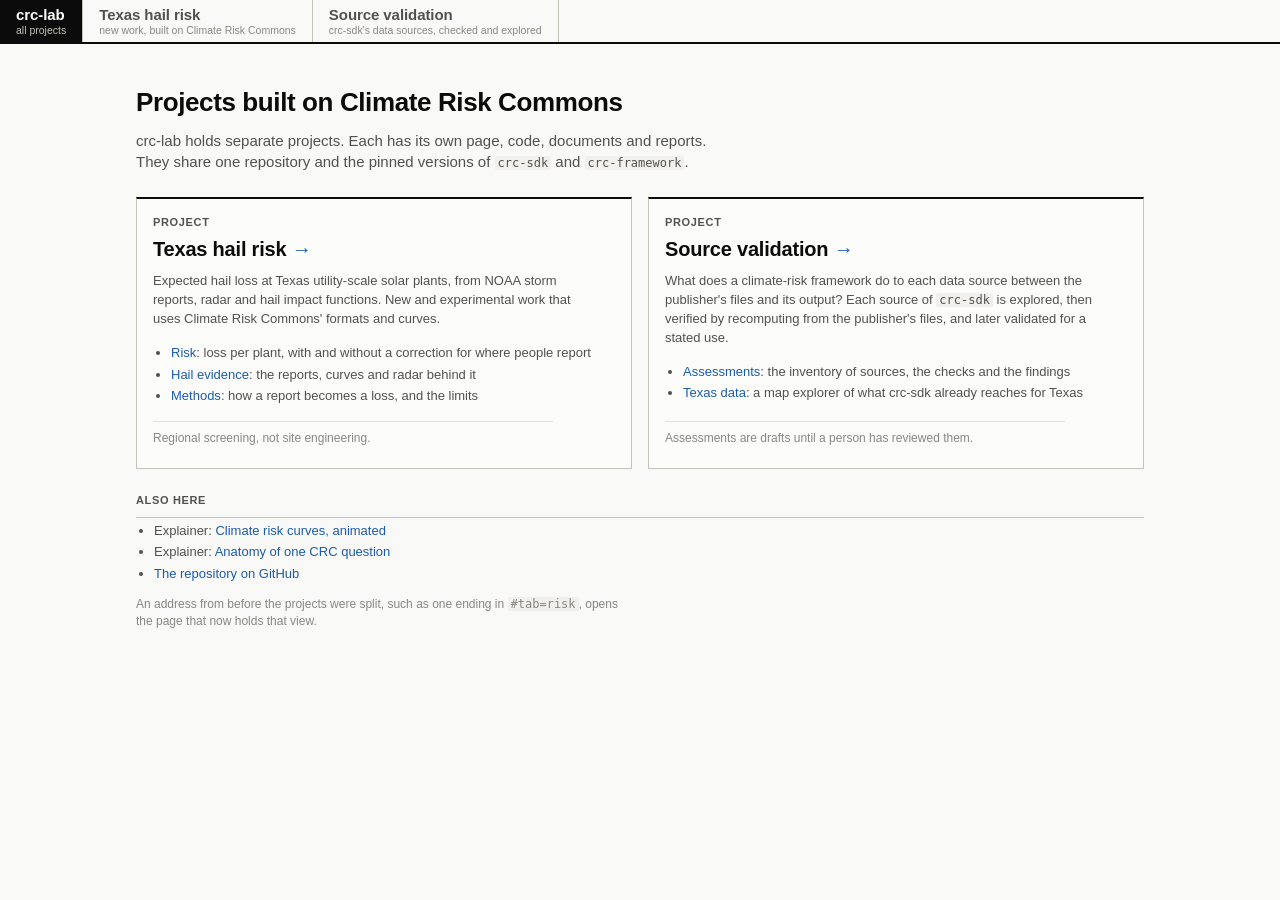
<file: site/index.html>
<!doctype html>
<html lang="en">
<head>
<meta charset="utf-8">
<meta name="viewport" content="width=device-width, initial-scale=1">
<title>crc-lab: projects built on Climate Risk Commons</title>
<meta name="description" content="crc-lab holds separate projects built on Climate Risk Commons: hail risk at Texas solar plants, and a validation tool for the data sources of climate-risk frameworks.">
<link rel="icon" href="data:,">
<!-- Addresses from before the split (V5) carried the tab in the fragment. Send them to the page that now holds that tab,
     before anything is drawn. A bare address shows this landing page. -->
<script>
const forward = () => {
  const tab = new URLSearchParams(location.hash.slice(1)).get("tab");
  const demo = new URLSearchParams(location.search).get("demo") === "1";
  const to = tab === "crc" || tab === "crc-about" ? "validation/explore/" : tab || demo ? "hail/" : null;
  if (to) location.replace(to + location.search + location.hash);
};
forward();
// The same for an old address typed or pasted while this page is already open.
window.addEventListener("hashchange", forward);
</script>
<link rel="stylesheet" href="shared/style.css">
<link rel="stylesheet" href="landing.css">
</head>
<body class="landing">
<header class="top">
  <nav class="projects" aria-label="Projects">
    <a class="proj home" href="./" aria-current="page"><b>crc-lab</b><small>all projects</small></a>
    <a class="proj" href="hail/"><b>Texas hail risk</b><small>new work, built on Climate Risk Commons</small></a>
    <a class="proj" href="validation/"><b>Source validation</b><small>crc-sdk's data sources, checked and explored</small></a>
  </nav>
</header>
<main>
  <h1>Projects built on Climate Risk Commons</h1>
  <p class="lead">crc-lab holds separate projects. Each has its own page, code, documents and reports. They share one repository and the pinned versions of <code>crc-sdk</code> and <code>crc-framework</code>.</p>

  <section class="cards" aria-label="Projects">
    <article class="card" id="card-hail">
      <span class="label">Project</span>
      <h2><a href="hail/">Texas hail risk</a></h2>
      <p>Expected hail loss at Texas utility-scale solar plants, from NOAA storm reports, radar and hail impact functions. New and experimental work that uses Climate Risk Commons' formats and curves.</p>
      <ul>
        <li><a href="hail/#tab=risk">Risk</a>: loss per plant, with and without a correction for where people report</li>
        <li><a href="hail/#tab=evidence">Hail evidence</a>: the reports, curves and radar behind it</li>
        <li><a href="hail/#tab=methods">Methods</a>: how a report becomes a loss, and the limits</li>
      </ul>
      <p class="foot">Regional screening, not site engineering.</p>
    </article>

    <article class="card" id="card-validation">
      <span class="label">Project</span>
      <h2><a href="validation/">Source validation</a></h2>
      <p>What does a climate-risk framework do to each data source between the publisher's files and its output? Each source of <code>crc-sdk</code> is explored, then verified by recomputing from the publisher's files, and later validated for a stated use.</p>
      <ul>
        <li><a href="validation/">Assessments</a>: the inventory of sources, the checks and the findings</li>
        <li><a href="validation/explore/">Texas data</a>: a map explorer of what crc-sdk already reaches for Texas</li>
      </ul>
      <p class="foot">Assessments are drafts until a person has reviewed them.</p>
    </article>
  </section>

  <section class="more">
    <h3>Also here</h3>
    <ul>
      <li>Explainer: <a href="explainers/primer.html">Climate risk curves, animated</a></li>
      <li>Explainer: <a href="explainers/anatomy.html">Anatomy of one CRC question</a></li>
      <li><a href="https://github.com/shlyakh/crc-lab">The repository on GitHub</a></li>
    </ul>
    <p class="mute">An address from before the projects were split, such as one ending in <code>#tab=risk</code>, opens the page that now holds that view.</p>
  </section>
</main>
</body>
</html>
</file>
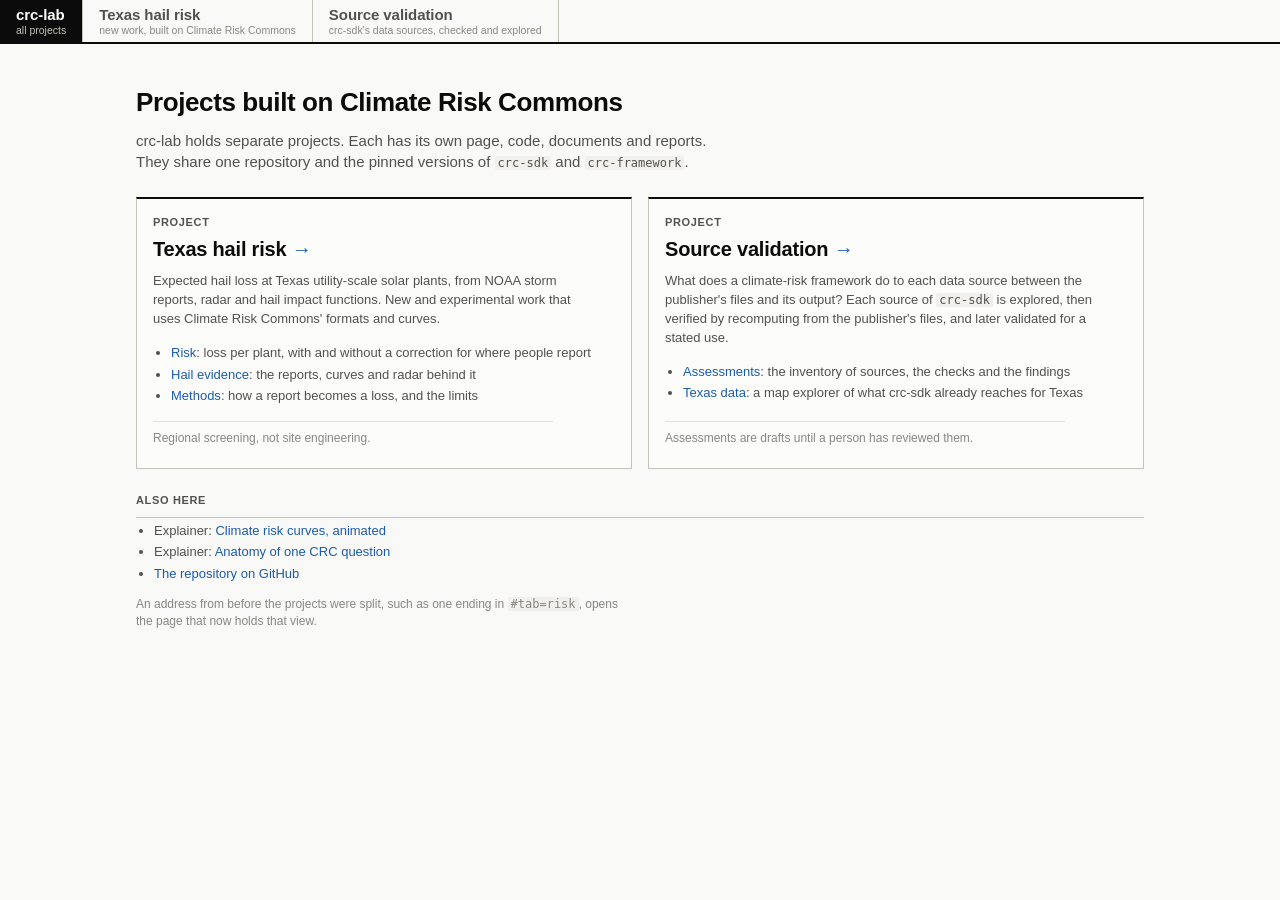
<file: site/next/index.html>
<!doctype html>
<meta charset="utf-8">
<title>Moved</title>
<link rel="canonical" href="../">
<script>location.replace("../" + location.search + location.hash);</script>
<p>This page moved to <a href="../">the main address</a>.</p>
</file>
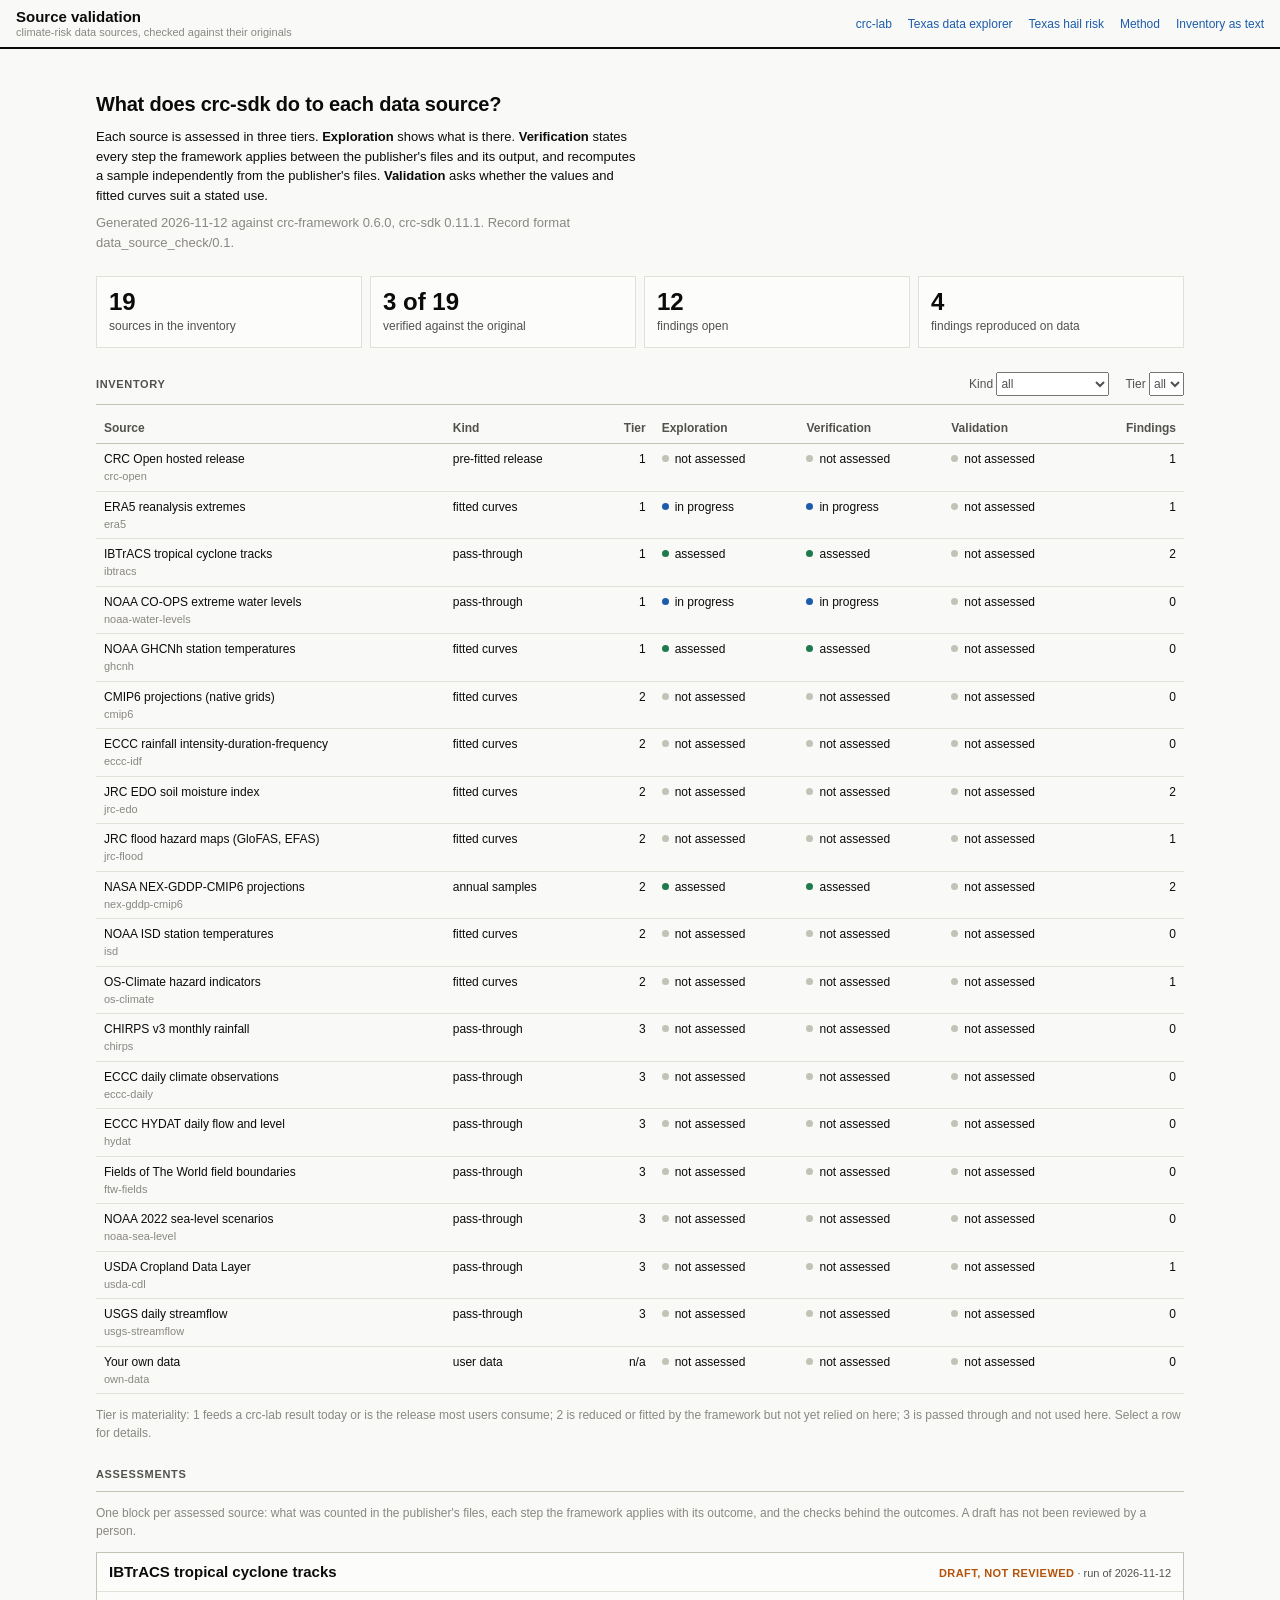
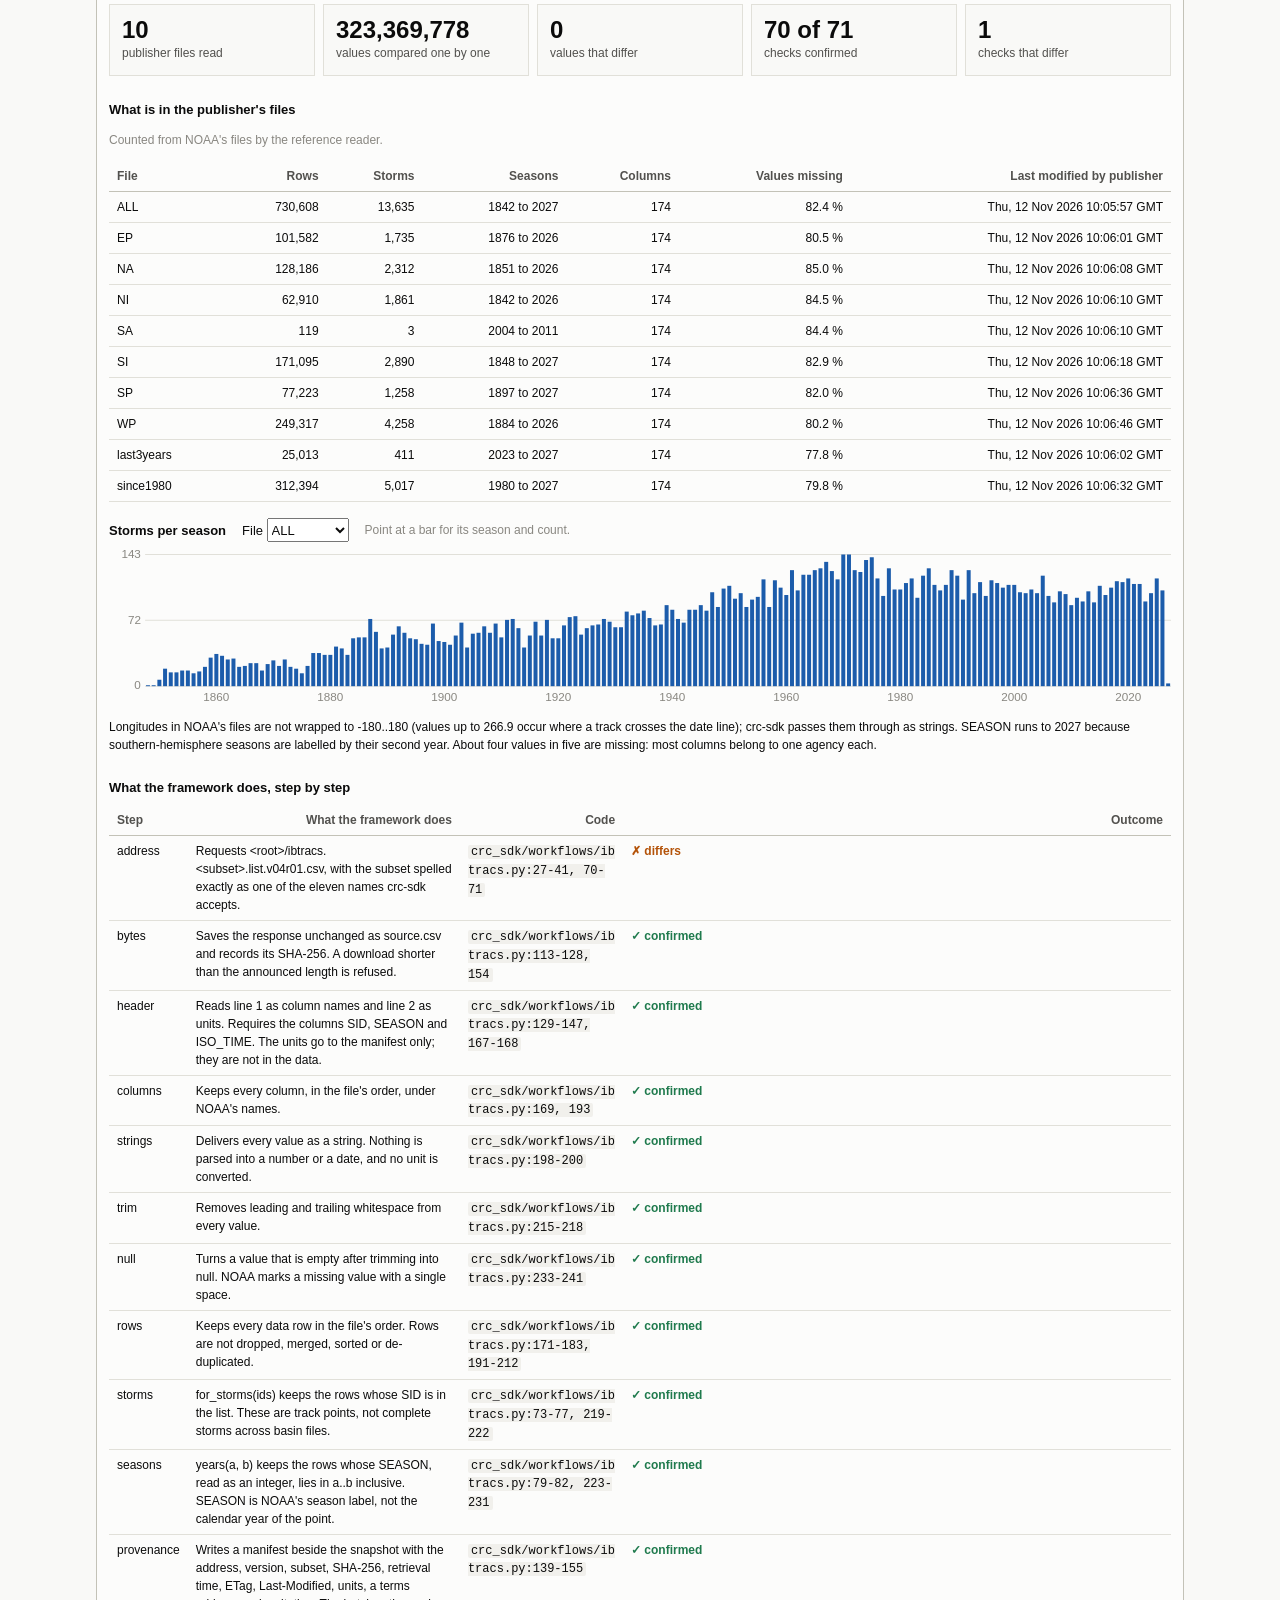
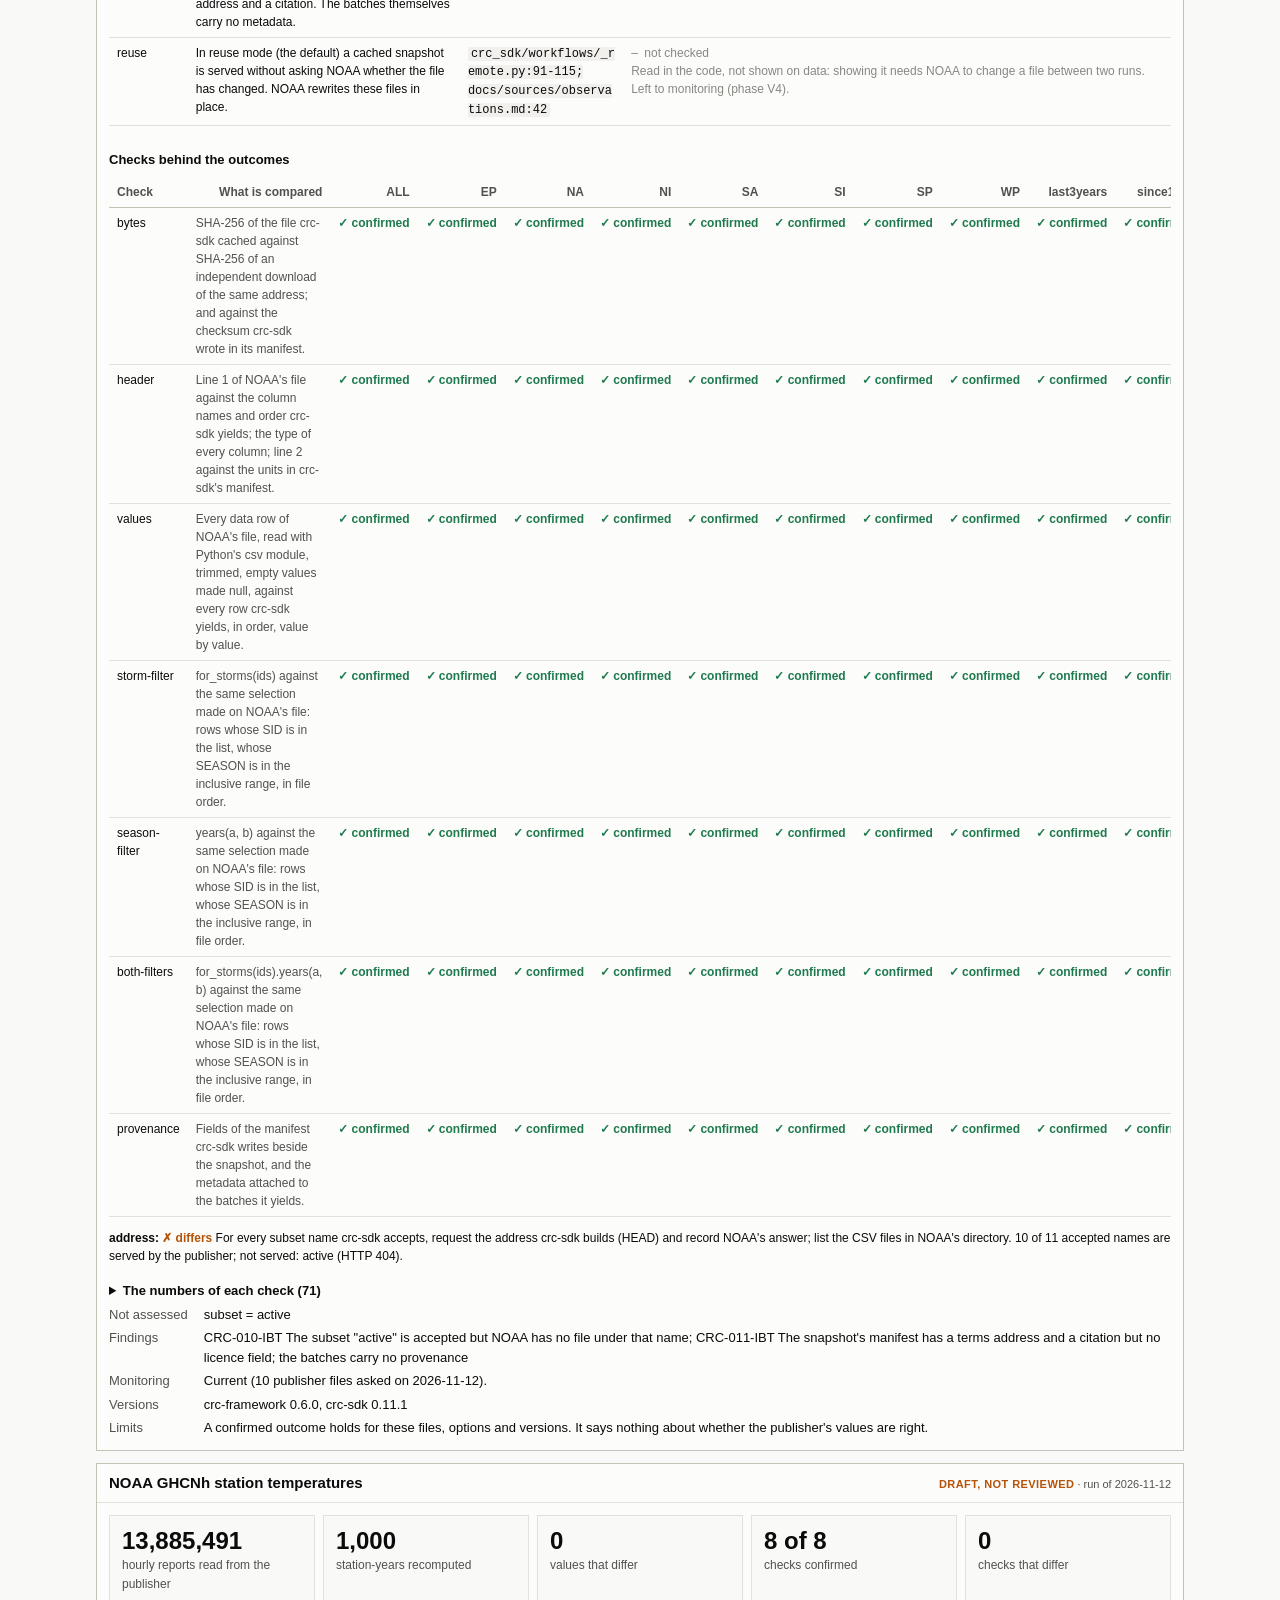
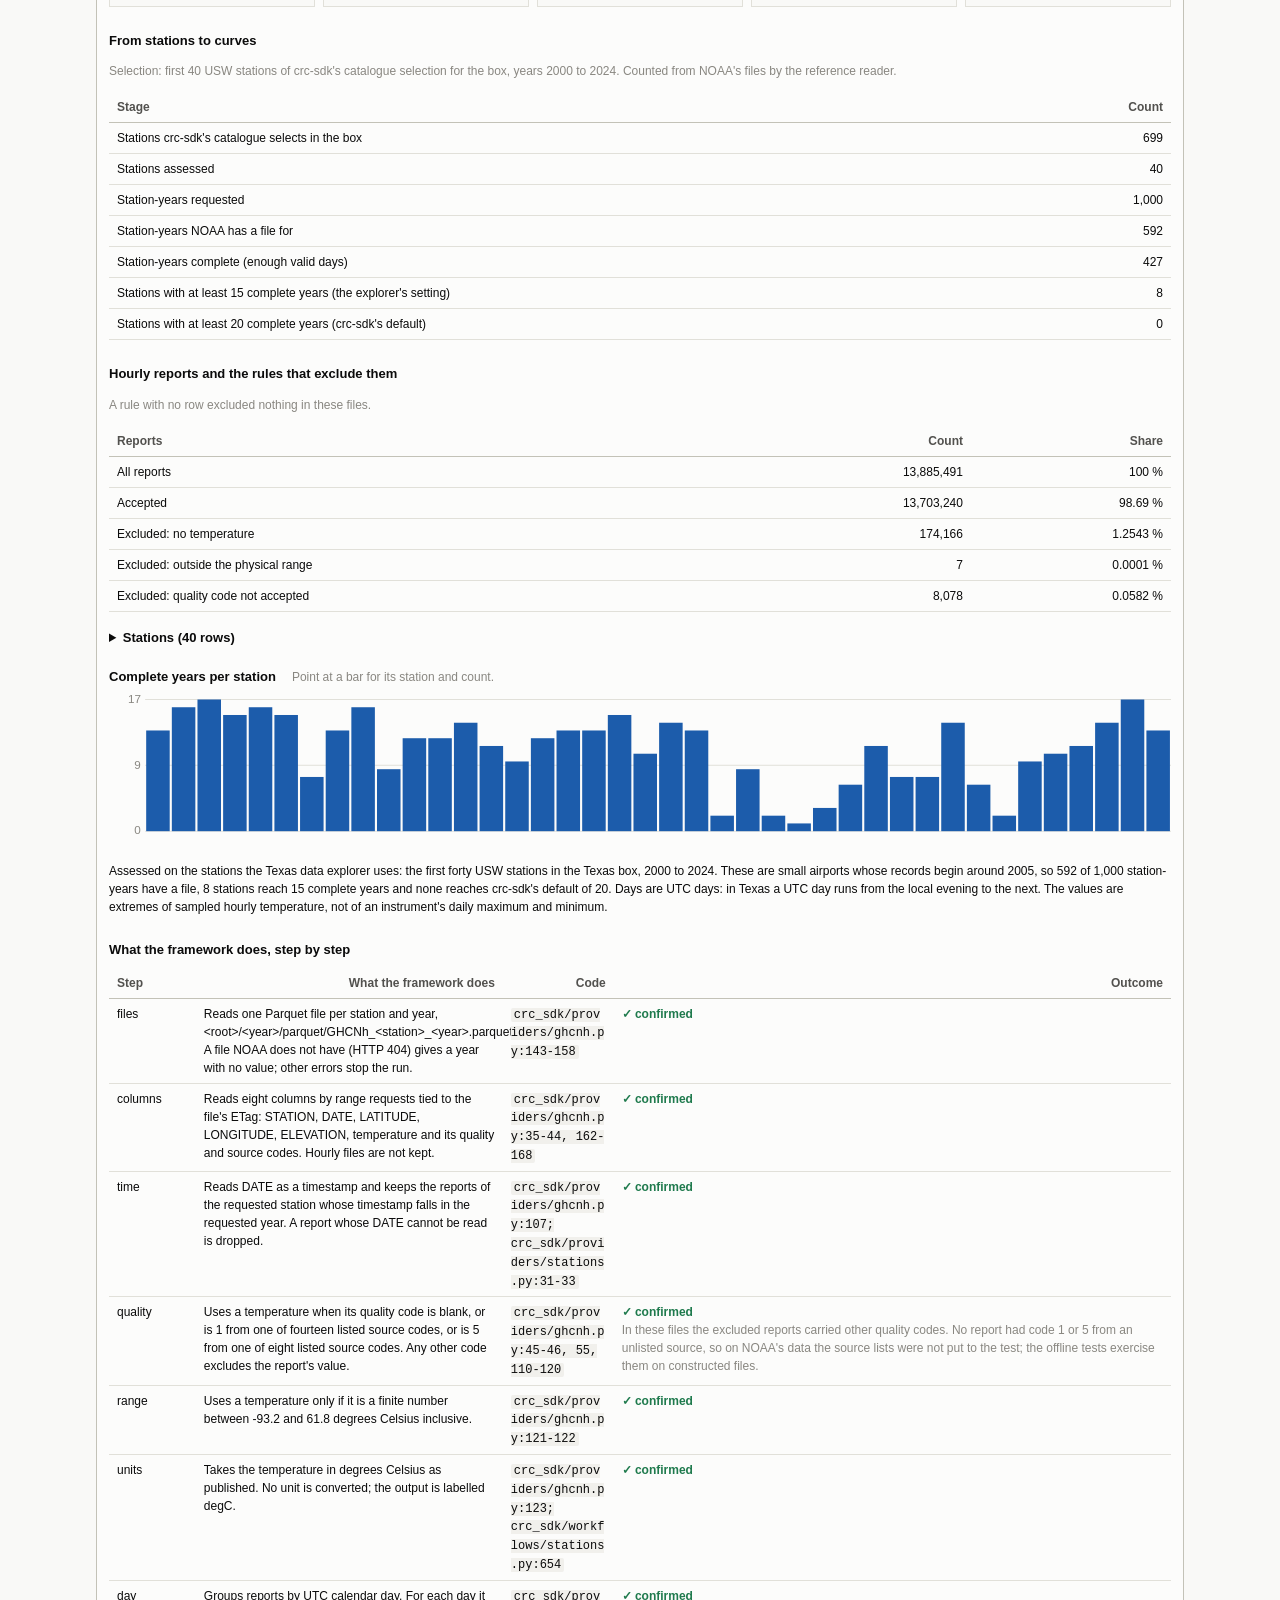
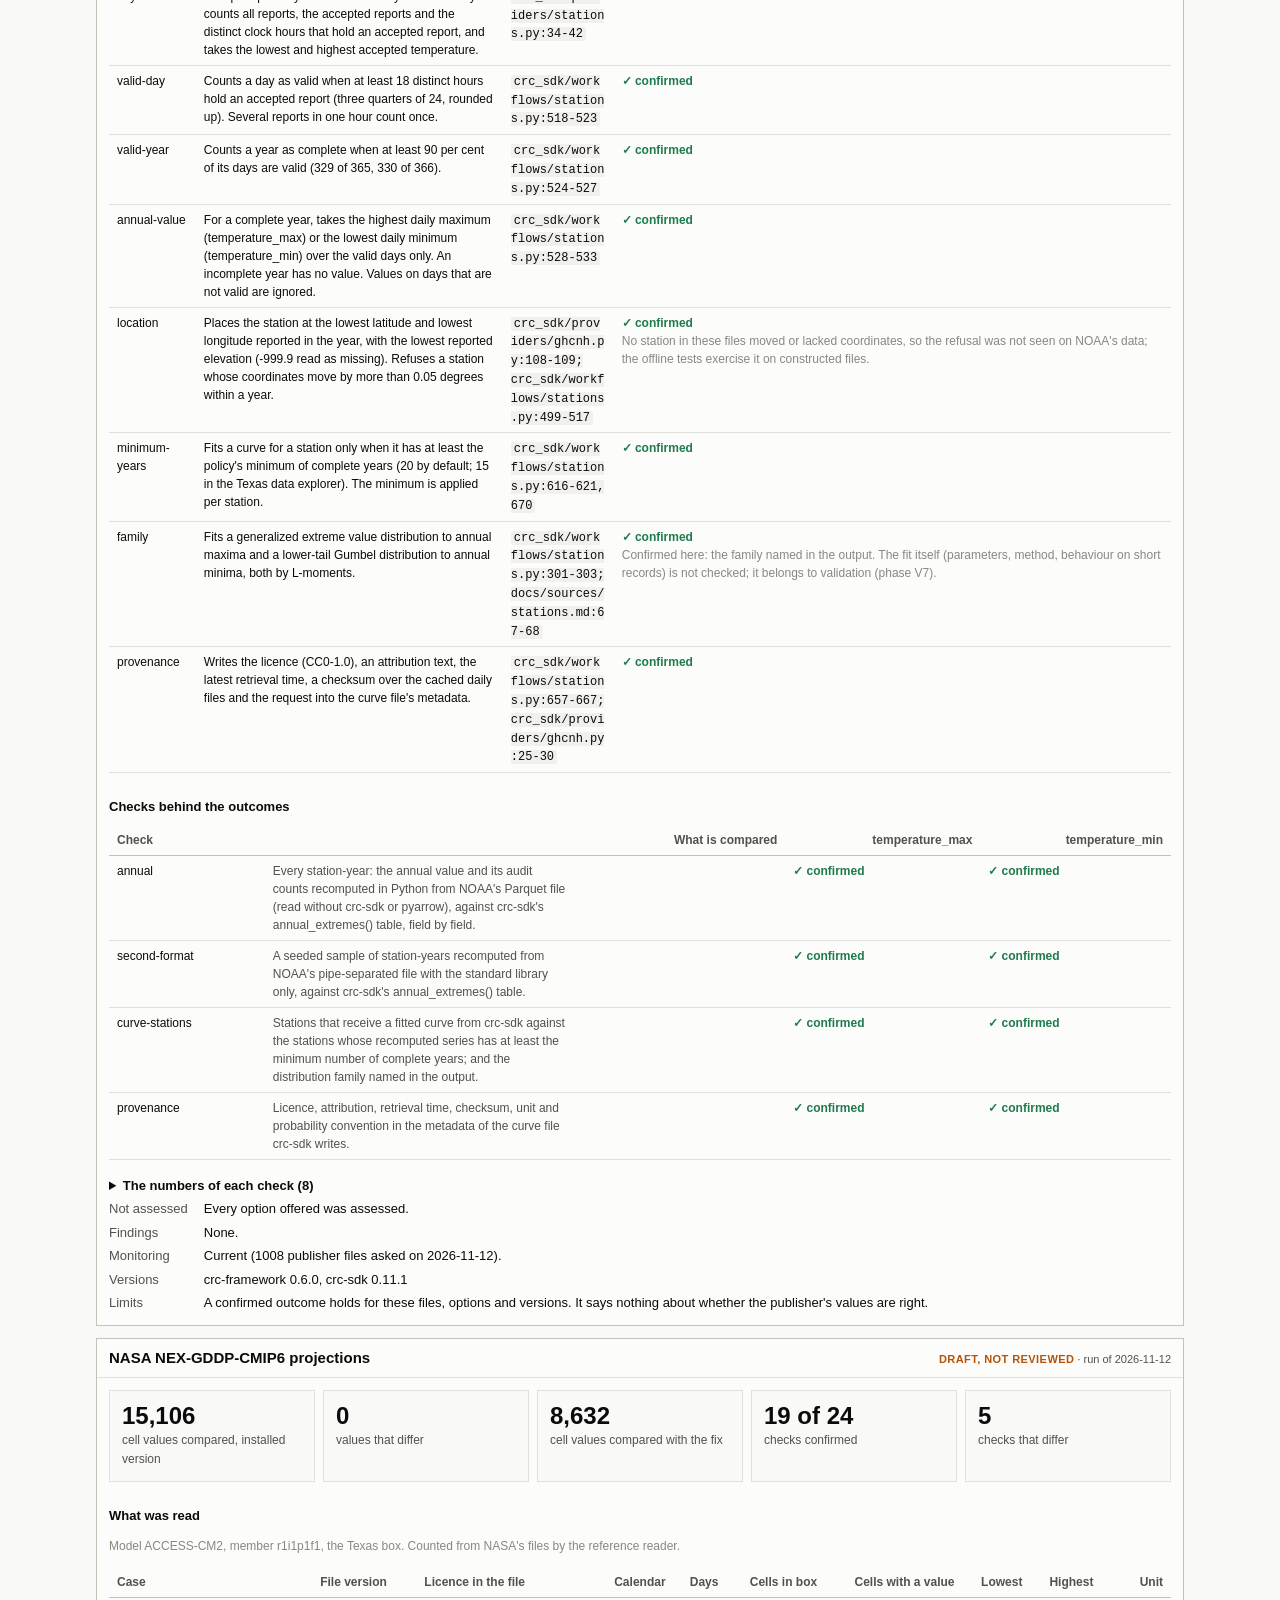
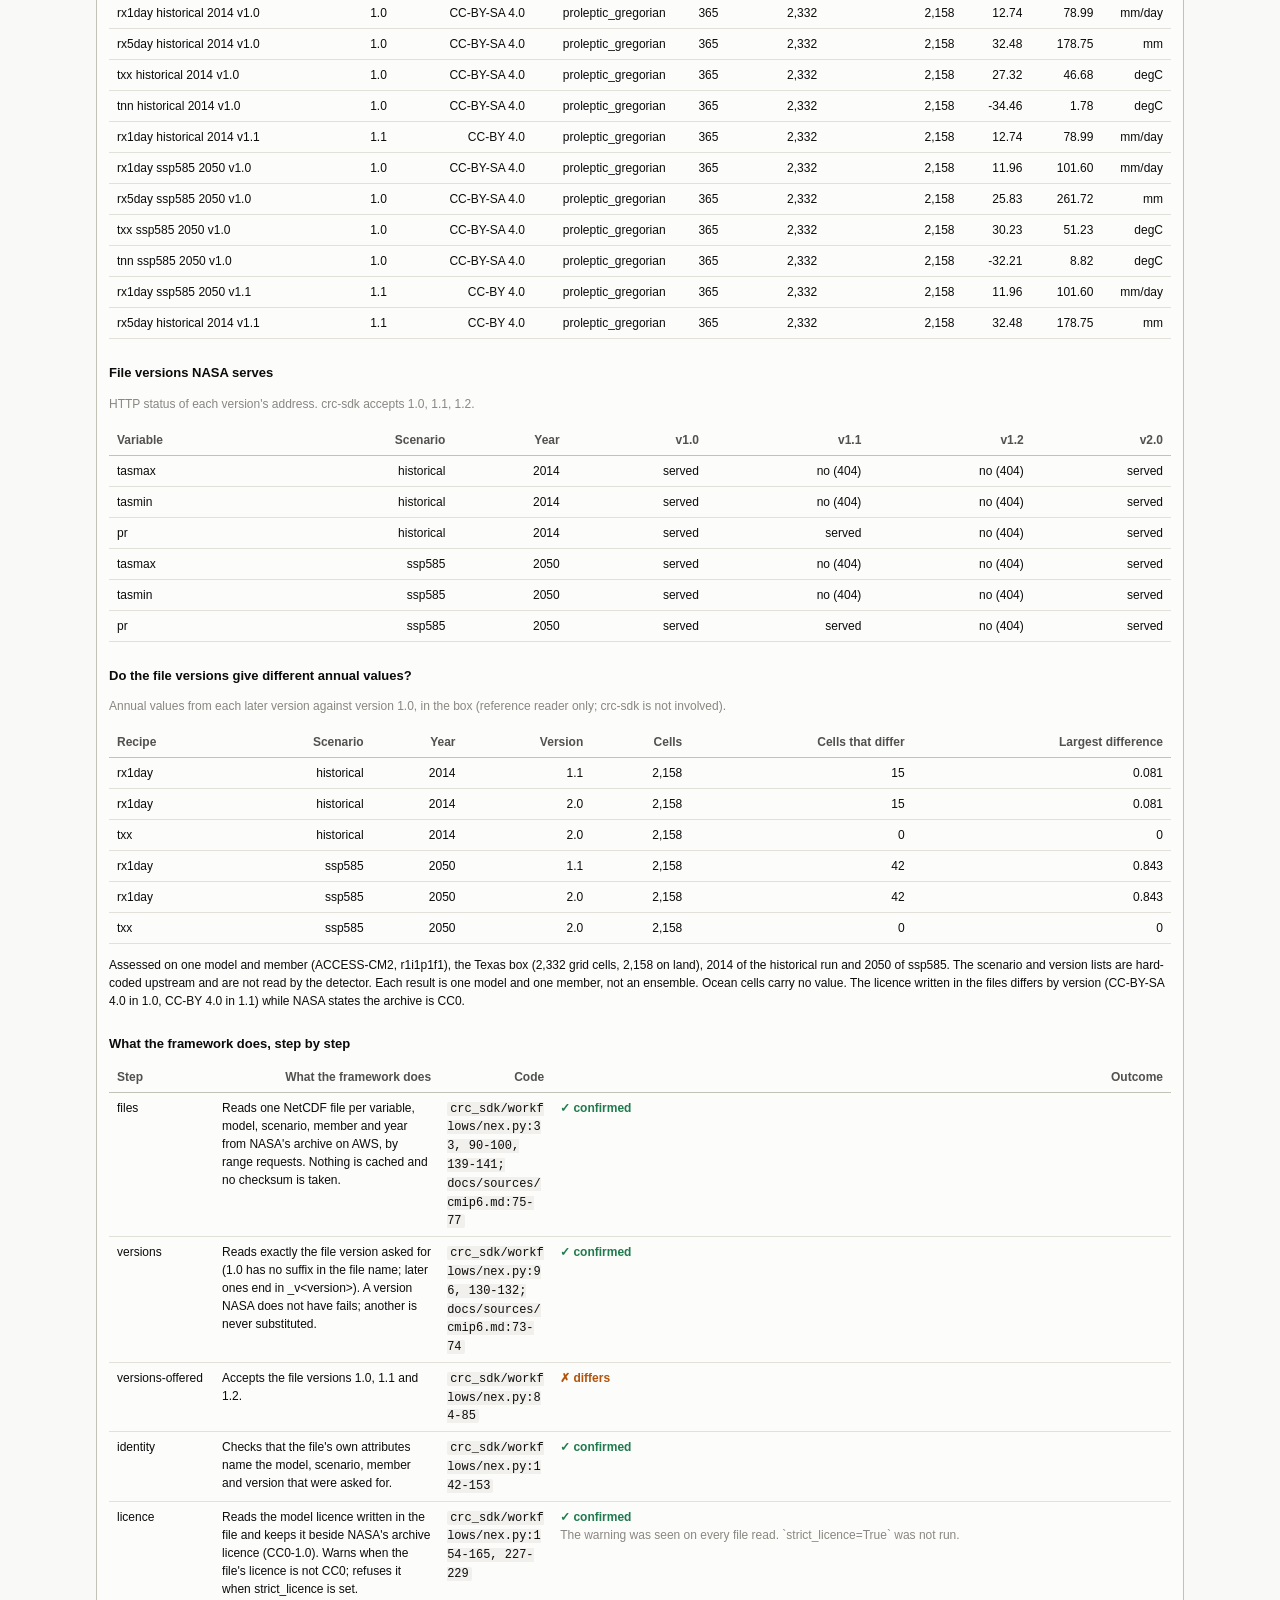
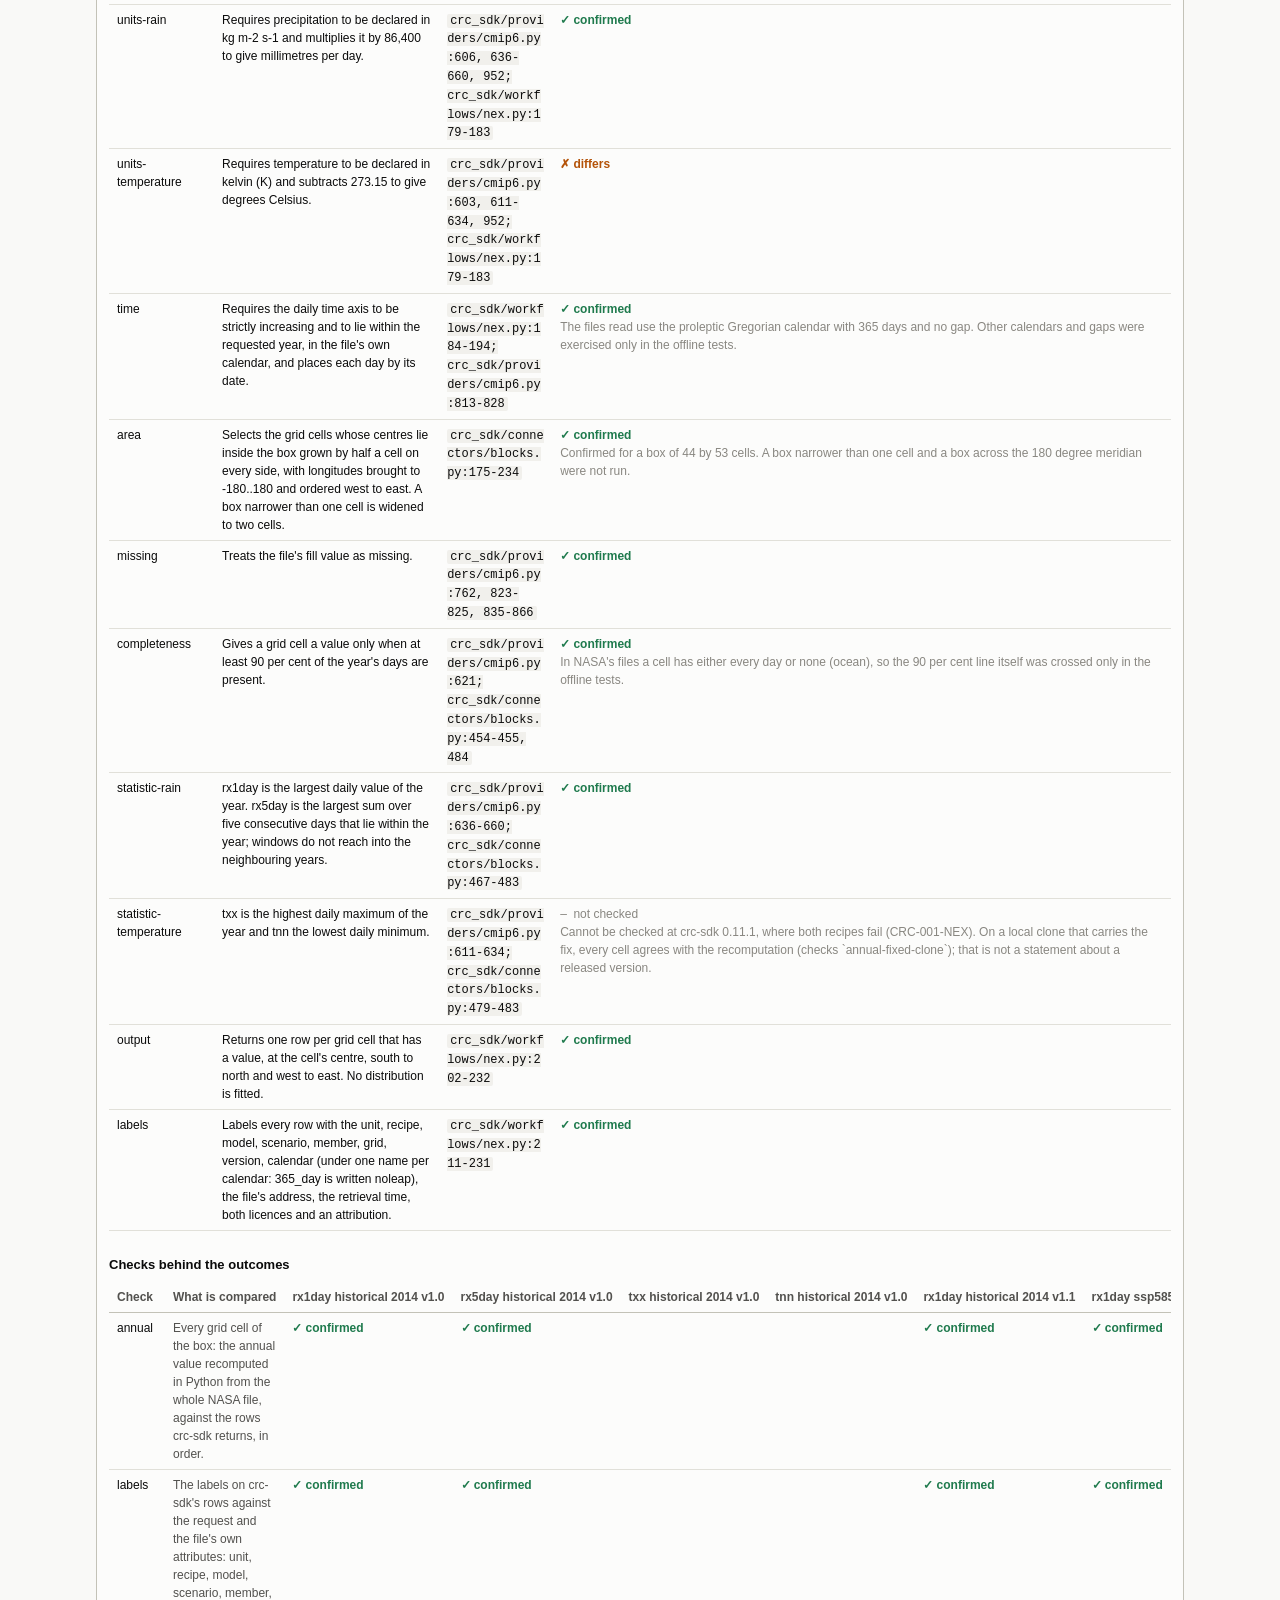
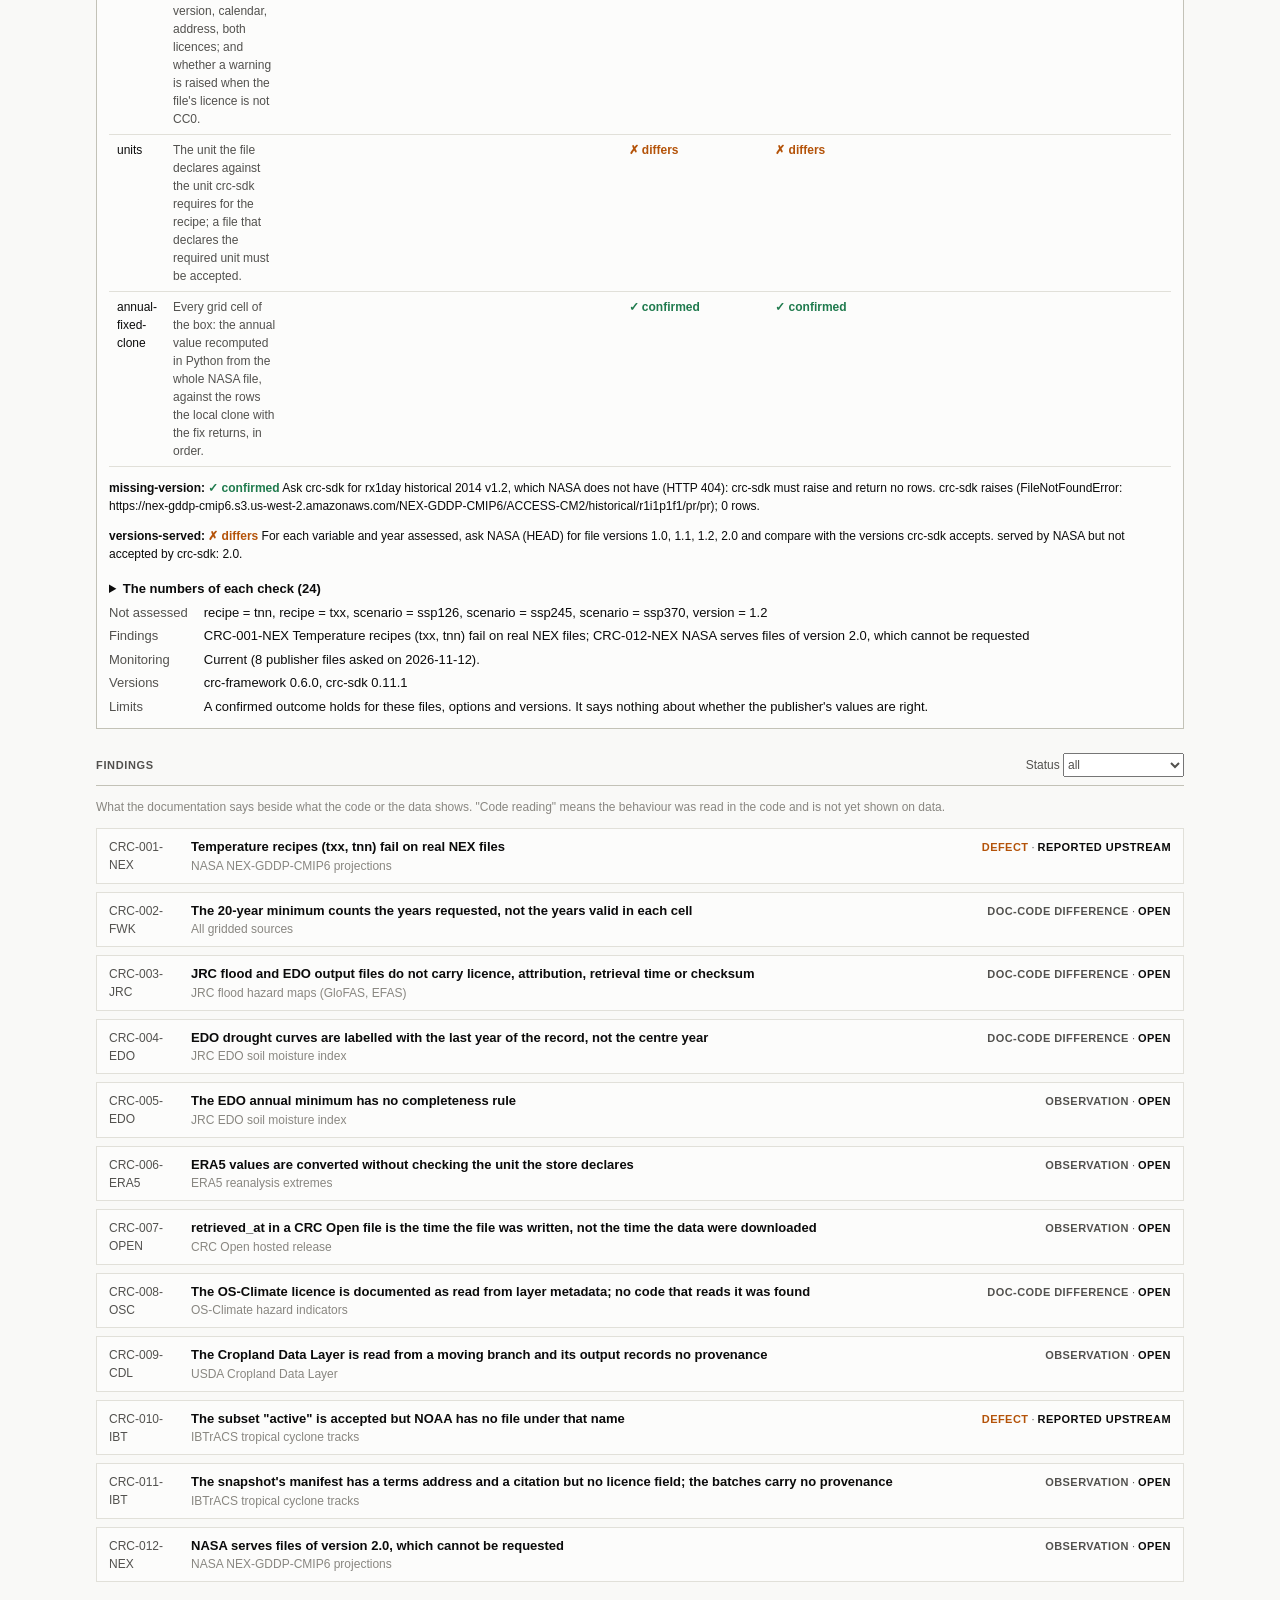
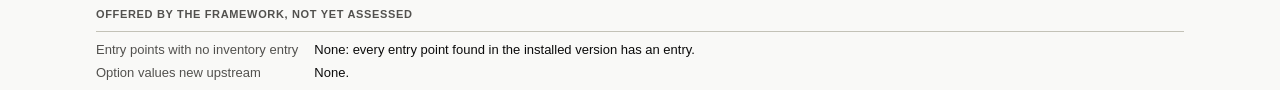
<file: site/validation/index.html>
<!doctype html>
<html lang="en">
<head>
<meta charset="utf-8">
<meta name="viewport" content="width=device-width, initial-scale=1">
<title>Source validation: crc-sdk</title>
<link rel="stylesheet" href="validation.css">
</head>
<body>
<header class="top">
  <div class="brand"><b>Source validation</b><small>climate-risk data sources, checked against their originals</small></div>
  <nav><a href="../">crc-lab</a><a href="explore/">Texas data explorer</a><a href="../hail/">Texas hail risk</a><a href="https://github.com/shlyakh/crc-lab/blob/main/docs/validation/method.md">Method</a><a href="https://github.com/shlyakh/crc-lab/blob/main/docs/validation/inventory.md">Inventory as text</a></nav>
</header>
<main>
  <section class="intro">
    <h1>What does <span id="framework">the framework</span> do to each data source?</h1>
    <p>Each source is assessed in three tiers. <b>Exploration</b> shows what is there. <b>Verification</b> states every step the framework applies between the publisher's files and its output, and recomputes a sample independently from the publisher's files. <b>Validation</b> asks whether the values and fitted curves suit a stated use.</p>
    <p class="mute" id="stamp"></p>
    <p class="notice" id="notice"></p>
  </section>
  <section class="tiles" id="tiles" aria-label="Summary"></section>

  <section>
    <div class="sec-head"><h2>Inventory</h2>
      <label>Kind <select id="f-kind"><option value="">all</option></select></label>
      <label>Tier <select id="f-tier"><option value="">all</option><option>1</option><option>2</option><option>3</option></select></label>
    </div>
    <div class="scroll"><table class="data" id="inventory">
      <thead><tr><th class="l">Source</th><th class="l">Kind</th><th>Tier</th><th class="l">Exploration</th><th class="l">Verification</th><th class="l">Validation</th><th>Findings</th></tr></thead>
      <tbody></tbody>
    </table></div>
    <p class="mute small">Tier is materiality: 1 feeds a crc-lab result today or is the release most users consume; 2 is reduced or fitted by the framework but not yet relied on here; 3 is passed through and not used here. Select a row for details.</p>
  </section>

  <section id="assessments-section" hidden>
    <div class="sec-head"><h2>Assessments</h2></div>
    <p class="mute small">One block per assessed source: what was counted in the publisher's files, each step the framework applies with its outcome, and the checks behind the outcomes. A draft has not been reviewed by a person.</p>
    <div id="assessments"></div>
  </section>

  <section>
    <div class="sec-head"><h2>Findings</h2>
      <label>Status <select id="f-status"><option value="">all</option></select></label>
    </div>
    <p class="mute small">What the documentation says beside what the code or the data shows. "Code reading" means the behaviour was read in the code and is not yet shown on data.</p>
    <div id="findings"></div>
  </section>

  <section>
    <div class="sec-head"><h2>Offered by the framework, not yet assessed</h2></div>
    <div id="gaps"></div>
  </section>
</main>
<script type="module" src="validation.js"></script>
</body>
</html>
</file>
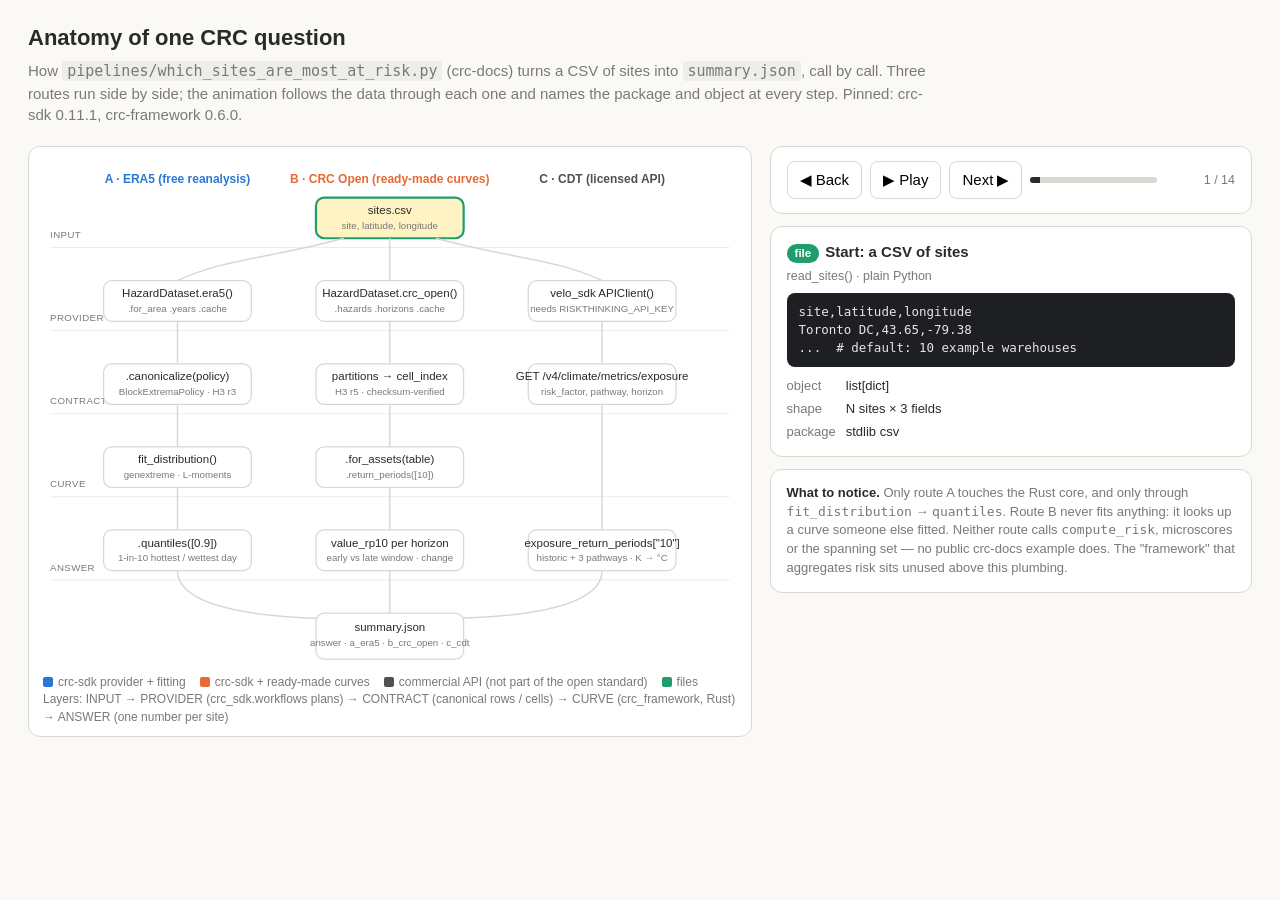
<file: docs/explainers/anatomy.html>
<!DOCTYPE html>
<html lang="en">
<head>
<meta charset="utf-8">
<meta name="viewport" content="width=device-width, initial-scale=1">
<title>Anatomy of one CRC question</title>
<style>
  :root{--ink:#2a2a28;--mute:#7a7976;--line:#d9d7d2;--bg:#faf9f6;--card:#ffffff;
        --a:#2a78d6;--b:#eb6834;--c:#52514e;--out:#1f9d6c;--hl:#fff3c4;}
  *{box-sizing:border-box}
  body{margin:0;background:var(--bg);color:var(--ink);font:15px/1.45 Inter,Helvetica,Arial,sans-serif}
  header{padding:22px 28px 6px}
  h1{margin:0;font-size:22px;font-weight:650}
  header p{margin:6px 0 0;color:var(--mute);max-width:900px}
  header code{background:#eeede9;padding:1px 5px;border-radius:4px}
  .wrap{display:grid;grid-template-columns:minmax(0,1.35fr) minmax(300px,0.9fr);gap:18px;padding:14px 28px 28px}
  @media (max-width:900px){.wrap{grid-template-columns:1fr}}
  .stage{background:var(--card);border:1px solid var(--line);border-radius:12px;padding:10px}
  svg{width:100%;height:auto;display:block}
  .node rect{fill:#fff;stroke:var(--line);stroke-width:1.3;rx:9;transition:all .35s}
  .node text{font-size:12.5px;fill:var(--ink)}
  .node .sub{font-size:10.5px;fill:var(--mute)}
  .node.on rect{stroke-width:2.4;fill:var(--hl)}
  .node.A.on rect{stroke:var(--a)} .node.B.on rect{stroke:var(--b)} .node.C.on rect{stroke:var(--c)} .node.O.on rect{stroke:var(--out)}
  .node.done rect{fill:#f3f8ff}
  .edge{fill:none;stroke:var(--line);stroke-width:1.6}
  .edge.on{stroke-width:2.2}
  .edge.A.on{stroke:var(--a)} .edge.B.on{stroke:var(--b)} .edge.C.on{stroke:var(--c)} .edge.O.on{stroke:var(--out)}
  .pkt{r:6;opacity:0}
  .lane{font-size:13px;font-weight:650}
  .layer{font-size:10.5px;fill:var(--mute);letter-spacing:.04em}
  .panel{display:flex;flex-direction:column;gap:12px}
  .card{background:var(--card);border:1px solid var(--line);border-radius:12px;padding:14px 16px}
  .card h2{margin:0 0 4px;font-size:15px}
  .card .where{color:var(--mute);font-size:12.5px;margin-bottom:8px}
  pre{margin:0;background:#1e1f22;color:#e8e6e1;padding:10px 12px;border-radius:8px;font:12.5px/1.45 ui-monospace,SFMono-Regular,Menlo,monospace;white-space:pre-wrap;word-break:break-word}
  .shape{display:grid;grid-template-columns:auto 1fr;gap:4px 10px;font-size:13px;margin-top:10px}
  .shape b{color:var(--mute);font-weight:500}
  .ctl{display:flex;align-items:center;gap:8px;flex-wrap:wrap}
  button{border:1px solid var(--line);background:#fff;border-radius:8px;padding:7px 12px;font:inherit;cursor:pointer}
  button:hover{background:#f2f1ee}
  .prog{flex:1;height:6px;background:var(--line);border-radius:3px;overflow:hidden;min-width:120px}
  .prog i{display:block;height:100%;background:var(--ink);width:0;transition:width .3s}
  .step{font-size:12.5px;color:var(--mute);min-width:70px;text-align:right}
  .pill{display:inline-block;padding:1px 8px;border-radius:999px;font-size:11.5px;color:#fff;margin-right:6px}
  .pill.A{background:var(--a)} .pill.B{background:var(--b)} .pill.C{background:var(--c)} .pill.O{background:var(--out)}
  .legend{font-size:12px;color:var(--mute);padding:0 4px}
  .legend span{display:inline-block;margin-right:14px}
  .legend i{display:inline-block;width:10px;height:10px;border-radius:2px;margin-right:5px;vertical-align:-1px}
</style>
</head>
<body>
<header>
  <h1>Anatomy of one CRC question</h1>
  <p>How <code>pipelines/which_sites_are_most_at_risk.py</code> (crc-docs) turns a CSV of sites into <code>summary.json</code>, call by call. Three routes run side by side; the animation follows the data through each one and names the package and object at every step. Pinned: crc-sdk 0.11.1, crc-framework 0.6.0.</p>
</header>
<div class="wrap">
  <div class="stage">
    <svg viewBox="0 0 760 560" xmlns="http://www.w3.org/2000/svg" aria-label="Pipeline diagram">
      <!-- layer bands -->
      <text class="layer" x="12" y="88">INPUT</text>
      <text class="layer" x="12" y="178">PROVIDER</text>
      <text class="layer" x="12" y="268">CONTRACT</text>
      <text class="layer" x="12" y="358">CURVE</text>
      <text class="layer" x="12" y="448">ANSWER</text>
      <line x1="12" y1="98" x2="748" y2="98" stroke="#ecebe7"/>
      <line x1="12" y1="188" x2="748" y2="188" stroke="#ecebe7"/>
      <line x1="12" y1="278" x2="748" y2="278" stroke="#ecebe7"/>
      <line x1="12" y1="368" x2="748" y2="368" stroke="#ecebe7"/>
      <line x1="12" y1="458" x2="748" y2="458" stroke="#ecebe7"/>

      <!-- lane titles -->
      <text class="lane" x="150" y="28" text-anchor="middle" fill="#2a78d6">A · ERA5 (free reanalysis)</text>
      <text class="lane" x="380" y="28" text-anchor="middle" fill="#eb6834">B · CRC Open (ready-made curves)</text>
      <text class="lane" x="610" y="28" text-anchor="middle" fill="#52514e">C · CDT (licensed API)</text>

      <!-- sites input -->
      <g id="n_sites" class="node O"><rect x="300" y="44" width="160" height="44"/>
        <text x="380" y="62" text-anchor="middle">sites.csv</text>
        <text x="380" y="78" text-anchor="middle" class="sub">site, latitude, longitude</text></g>

      <!-- edges from sites -->
      <path id="e_sA" class="edge A" d="M330 88 C 250 110, 200 110, 150 134"/>
      <path id="e_sB" class="edge B" d="M380 88 L380 134"/>
      <path id="e_sC" class="edge C" d="M430 88 C 510 110, 560 110, 610 134"/>

      <!-- Route A -->
      <g id="nA1" class="node A"><rect x="70" y="134" width="160" height="44"/>
        <text x="150" y="152" text-anchor="middle">HazardDataset.era5()</text>
        <text x="150" y="168" text-anchor="middle" class="sub">.for_area .years .cache</text></g>
      <path id="eA1" class="edge A" d="M150 178 L150 224"/>
      <g id="nA2" class="node A"><rect x="70" y="224" width="160" height="44"/>
        <text x="150" y="242" text-anchor="middle">.canonicalize(policy)</text>
        <text x="150" y="258" text-anchor="middle" class="sub">BlockExtremaPolicy · H3 r3</text></g>
      <path id="eA2" class="edge A" d="M150 268 L150 314"/>
      <g id="nA3" class="node A"><rect x="70" y="314" width="160" height="44"/>
        <text x="150" y="332" text-anchor="middle">fit_distribution()</text>
        <text x="150" y="348" text-anchor="middle" class="sub">genextreme · L-moments</text></g>
      <path id="eA3" class="edge A" d="M150 358 L150 404"/>
      <g id="nA4" class="node A"><rect x="70" y="404" width="160" height="44"/>
        <text x="150" y="422" text-anchor="middle">.quantiles([0.9])</text>
        <text x="150" y="438" text-anchor="middle" class="sub">1-in-10 hottest / wettest day</text></g>

      <!-- Route B -->
      <g id="nB1" class="node B"><rect x="300" y="134" width="160" height="44"/>
        <text x="380" y="152" text-anchor="middle">HazardDataset.crc_open()</text>
        <text x="380" y="168" text-anchor="middle" class="sub">.hazards .horizons .cache</text></g>
      <path id="eB1" class="edge B" d="M380 178 L380 224"/>
      <g id="nB2" class="node B"><rect x="300" y="224" width="160" height="44"/>
        <text x="380" y="242" text-anchor="middle">partitions → cell_index</text>
        <text x="380" y="258" text-anchor="middle" class="sub">H3 r5 · checksum-verified</text></g>
      <path id="eB2" class="edge B" d="M380 268 L380 314"/>
      <g id="nB3" class="node B"><rect x="300" y="314" width="160" height="44"/>
        <text x="380" y="332" text-anchor="middle">.for_assets(table)</text>
        <text x="380" y="348" text-anchor="middle" class="sub">.return_periods([10])</text></g>
      <path id="eB3" class="edge B" d="M380 358 L380 404"/>
      <g id="nB4" class="node B"><rect x="300" y="404" width="160" height="44"/>
        <text x="380" y="422" text-anchor="middle">value_rp10 per horizon</text>
        <text x="380" y="438" text-anchor="middle" class="sub">early vs late window · change</text></g>

      <!-- Route C -->
      <g id="nC1" class="node C"><rect x="530" y="134" width="160" height="44"/>
        <text x="610" y="152" text-anchor="middle">velo_sdk APIClient()</text>
        <text x="610" y="168" text-anchor="middle" class="sub">needs RISKTHINKING_API_KEY</text></g>
      <path id="eC1" class="edge C" d="M610 178 L610 224"/>
      <g id="nC2" class="node C"><rect x="530" y="224" width="160" height="44"/>
        <text x="610" y="242" text-anchor="middle">GET /v4/climate/metrics/exposure</text>
        <text x="610" y="258" text-anchor="middle" class="sub">risk_factor, pathway, horizon</text></g>
      <path id="eC2" class="edge C" d="M610 268 L610 404"/>
      <g id="nC3" class="node C"><rect x="530" y="404" width="160" height="44"/>
        <text x="610" y="422" text-anchor="middle">exposure_return_periods["10"]</text>
        <text x="610" y="438" text-anchor="middle" class="sub">historic + 3 pathways · K → °C</text></g>

      <!-- converge -->
      <path id="eA4" class="edge A" d="M150 448 C 150 500, 300 500, 330 500"/>
      <path id="eB4" class="edge B" d="M380 448 L380 494"/>
      <path id="eC4" class="edge C" d="M610 448 C 610 500, 460 500, 430 500"/>
      <g id="n_out" class="node O"><rect x="300" y="494" width="160" height="50"/>
        <text x="380" y="513" text-anchor="middle">summary.json</text>
        <text x="380" y="530" text-anchor="middle" class="sub">answer · a_era5 · b_crc_open · c_cdt</text></g>

      <circle id="pkt" class="pkt" cx="0" cy="0" fill="#2a78d6"/>
    </svg>
    <div class="legend"><span><i style="background:#2a78d6"></i>crc-sdk provider + fitting</span><span><i style="background:#eb6834"></i>crc-sdk + ready-made curves</span><span><i style="background:#52514e"></i>commercial API (not part of the open standard)</span><span><i style="background:#1f9d6c"></i>files</span><br>Layers: INPUT → PROVIDER (crc_sdk.workflows plans) → CONTRACT (canonical rows / cells) → CURVE (crc_framework, Rust) → ANSWER (one number per site)</div>
  </div>

  <div class="panel">
    <div class="card ctl">
      <button id="prev">◀ Back</button>
      <button id="play">▶ Play</button>
      <button id="next">Next ▶</button>
      <div class="prog"><i id="bar"></i></div>
      <span class="step" id="counter">1 / 14</span>
    </div>
    <div class="card">
      <h2 id="title"></h2>
      <div class="where" id="where"></div>
      <pre id="code"></pre>
      <div class="shape" id="shape"></div>
    </div>
    <div class="card" style="font-size:13px;color:var(--mute)">
      <b style="color:var(--ink)">What to notice.</b> Only route A touches the Rust core, and only through <code>fit_distribution</code> → <code>quantiles</code>. Route B never fits anything: it looks up a curve someone else fitted. Neither route calls <code>compute_risk</code>, microscores or the spanning set — no public crc-docs example does. The "framework" that aggregates risk sits unused above this plumbing.
    </div>
  </div>
</div>

<script>
const steps = [
 {n:'n_sites',e:null,lane:'O',title:'Start: a CSV of sites',where:'read_sites() · plain Python',
  code:'site,latitude,longitude\nToronto DC,43.65,-79.38\n...  # default: 10 example warehouses',
  shape:[['object','list[dict]'],['shape','N sites × 3 fields'],['package','stdlib csv']]},
 {n:'nA1',e:'e_sA',lane:'A',title:'A1 · Plan an ERA5 fetch',where:'crc_sdk.workflows.HazardDataset — a lazy plan, nothing downloaded yet',
  code:'plan = (HazardDataset.era5("txx", store="wb2-1p5")\n  .for_area(bounds)          # bbox around all sites, +2°\n  .years(1995, 2024)\n  .cache(cache/"era5", mode="reuse"))',
  shape:[['object','HazardDataset plan'],['data','WeatherBench-2 ERA5, 1.5° grid, hourly→daily'],['licence','CC-BY-4.0 (Copernicus)']]},
 {n:'nA2',e:'eA1',lane:'A',title:'A2 · Canonicalize to the contract',where:'BlockExtremaPolicy — the step that makes raw data "CRC-shaped"',
  code:'plan.canonicalize(\n  policy=BlockExtremaPolicy.curated(h3_resolution=3,\n                                    minimum_years=4))\nannual = plan.annual_extremes().to_pylist()',
  shape:[['object','Arrow rows: latitude, longitude, year, value'],['shape','grid points × years (one annual max each)'],['semantics','annual_value_distribution']]},
 {n:'nA3',e:'eA2',lane:'A',title:'A3 · Fit a curve per site',where:'crc_sdk.fitting.fit_distribution → crc_framework (Rust) under the hood',
  code:'sample = records[nearest_grid_point]   # ≥4 annual maxima\nfitted = fit_distribution(sample, "genextreme",\n                          method="lmoments")',
  shape:[['object','FitResult → .distribution (GEV: loc, scale, shape)'],['input','~30 numbers'],['core','crc_framework._core (L-moments in Rust)']]},
 {n:'nA4',e:'eA3',lane:'A',title:'A4 · Read one number off the curve',where:'Distribution.quantiles — non-exceedance q = 1 − 1/T',
  code:'level = fitted.distribution.quantiles([0.9])[0]\n# 1-in-10-year hottest day, °C  (0.9 = 1 - 1/10)',
  shape:[['object','float'],['meaning','1-in-10 hottest day, recent past'],['note','the only place route A touches the Rust core']]},
 {n:'nB1',e:'e_sB',lane:'B',title:'B1 · Plan a CRC Open lookup',where:'crc_sdk.workflows.HazardDataset.crc_open — one hazard at a time',
  code:'plan = (HazardDataset.crc_open()\n  .for_area((lon-0.05, lat-0.05, lon+0.05, lat+0.05))\n  .hazards(["tx_max"])\n  .horizons([2025,2030,2035,2070,2075,2080])\n  .cache(cache/"crc-open", mode="reuse"))',
  shape:[['object','HazardDataset plan'],['data','CRC Open release, SSP5-8.5 only, no baseline'],['licence','CC-BY-NC-4.0']]},
 {n:'nB2',e:'eB1',lane:'B',title:'B2 · Download only the partitions you need',where:'catalogue → H3 r5 partitions → checksum → materialise',
  code:'# resolved lazily when the plan runs:\n# catalog.hazards["tx_max"].partitions  (83 r0 cells)\n# sha256-verified files, only the bbox area',
  shape:[['object','canonical Parquet rows'],['key','(hazard_name, horizon, pathway, cell_index, source_id)'],['curve','curve_kind + parameters per row']]},
 {n:'nB3',e:'eB2',lane:'B',title:'B3 · Evaluate curves at the asset',where:'AssetPortfolio — asset_id + longitude/latitude is all it needs',
  code:'asset = pa.table({"asset_id":[site], "longitude":[lon],\n                  "latitude":[lat]})\nplan.for_assets(asset).return_periods([10])\\\n    .write_parquet(cache/"site.parquet")',
  shape:[['object','Parquet: asset_id, hazard_name, horizon, cell_index, value_rp10'],['spatial','point → H3 r5 cell (~253 km²)'],['note','no fitting; the curve was fitted upstream']]},
 {n:'nB4',e:'eB3',lane:'B',title:'B4 · Early vs late, in °C',where:'plain pandas/numpy on the returned rows',
  code:'value = row["value_rp10"] - 273.15   # K → °C for tx_max\nearly = mean(2025, 2030, 2035); late = mean(2070, 2075, 2080)\nchange = late - early',
  shape:[['object','dict site → hazard → {early, late, change}'],['rank','largest_change per hazard'],['caveat','SSP5-8.5 is a stress case, not a forecast']]},
 {n:'nC1',e:'e_sC',lane:'C',title:'C1 · Only if a key is set',where:'velo_sdk — RiskThinking\'s commercial client; skipped otherwise',
  code:'if not os.environ.get("RISKTHINKING_API_KEY"):\n    return {"available": False, "reason": "..."}\nclient = APIClient()',
  shape:[['object','APIClient'],['status','not part of the open standard'],['route order','the skill tries C first, then B, then Colab']]},
 {n:'nC2',e:'eC1',lane:'C',title:'C2 · One REST call per site × pathway',where:'GET /v4/climate/metrics/exposure',
  code:'client.get("/v4/climate/metrics/exposure", params={\n  "latitude": lat, "longitude": lon,\n  "risk_factor": "tx_max,hot_days",  # singular key!\n  "pathway": "historic" | "ssp126" | ...,\n  "horizon": "2010" | "2070"..., "return_periods": "10"})',
  shape:[['object','JSON results[]'],['extra','historical baseline + every pathway'],['gotcha','REST takes singular risk_factor; MCP takes arrays']]},
 {n:'nC3',e:'eC2',lane:'C',title:'C3 · Read the 1-in-10 value',where:'plain Python',
  code:'value = float(result["exposure_return_periods"]["10"])\nvalue -= 273.15 if hazard == "tx_max" else 0',
  shape:[['object','dict site → hazard → {historic 2010, ssp.. 2070-2090}'],['note','same shape as route B so the summary can compare']]},
 {n:'n_out',e:'eB4',lane:'O',title:'Write the answer atomically',where:'write_atomic — temp file then os.replace (a repo rule)',
  code:'summary = {"question": ..., "answer": headline,\n           "a_era5": era5, "b_crc_open": crc_open, "c_cdt": cdt}\nwrite_atomic(output/"summary.json", json.dumps(summary))\nwrite_atomic(output/"site_hazards.csv", ...)',
  shape:[['files','summary.json + site_hazards.csv'],['consumer','the SKILL.md tells an agent to read summary.json'],['missing','no JSON Schema for this file — your first contribution']]},
 {n:'n_out',e:null,lane:'O',title:'What was used from CRC, and what was not',where:'the whole pipeline in one line',
  code:'USED      crc_sdk.workflows (plans, canonicalize, for_assets)\n          crc_sdk.fitting.fit_distribution → crc_framework quantiles\nNOT USED  crc_sdk.impacts, generate_microscores, compute_risk,\n          spanning set, VaR/CVaR  (none of the 20 pipelines)',
  shape:[['consume','routes A and B as they are'],['produce','new data in the canonical contract (ERA5 baseline, hail)'],['extend','impacts + the unused risk core + a dependence layer']]},
];
const colors={A:'#2a78d6',B:'#eb6834',C:'#52514e',O:'#1f9d6c'};
let i=0, timer=null;
const $=id=>document.getElementById(id);
function render(){
  const s=steps[i];
  document.querySelectorAll('.node').forEach(n=>n.classList.remove('on'));
  document.querySelectorAll('.edge').forEach(e=>e.classList.remove('on'));
  for(let k=0;k<i;k++){const d=document.getElementById(steps[k].n); if(d) d.classList.add('done');}
  for(let k=i;k<steps.length;k++){const d=document.getElementById(steps[k].n); if(d) d.classList.remove('done');}
  const node=$(s.n); node.classList.add('on');
  $('title').innerHTML=`<span class="pill ${s.lane}">${s.lane==='O'?'file':'route '+s.lane}</span>${s.title}`;
  $('where').textContent=s.where; $('code').textContent=s.code;
  $('shape').innerHTML=s.shape.map(([k,v])=>`<b>${k}</b><span>${v}</span>`).join('');
  $('counter').textContent=`${i+1} / ${steps.length}`;
  $('bar').style.width=((i+1)/steps.length*100)+'%';
  const p=$('pkt'); p.setAttribute('fill',colors[s.lane]);
  if(s.e){const e=$(s.e); e.classList.add('on'); animate(e);} else {p.style.opacity=0;}
}
function animate(path){
  const p=$('pkt'); const L=path.getTotalLength(); let t0=null; p.style.opacity=1;
  function f(ts){ if(!t0) t0=ts; const u=Math.min((ts-t0)/700,1); const pt=path.getPointAtLength(u*L);
    p.setAttribute('cx',pt.x); p.setAttribute('cy',pt.y); if(u<1) requestAnimationFrame(f); else setTimeout(()=>p.style.opacity=0,250);}
  requestAnimationFrame(f);
}
function go(d){ i=(i+d+steps.length)%steps.length; render(); }
$('next').onclick=()=>{stop();go(1)}; $('prev').onclick=()=>{stop();go(-1)};
function stop(){ if(timer){clearInterval(timer);timer=null;$('play').textContent='▶ Play';} }
$('play').onclick=()=>{ if(timer){stop();return;} $('play').textContent='❚❚ Pause'; timer=setInterval(()=>{ if(i===steps.length-1){stop();return;} go(1); },3200); };
document.addEventListener('keydown',e=>{ if(e.key==='ArrowRight'){stop();go(1);} if(e.key==='ArrowLeft'){stop();go(-1);} if(e.key===' '){e.preventDefault();$('play').click();} });
render();
</script>
</body>
</html>
</file>
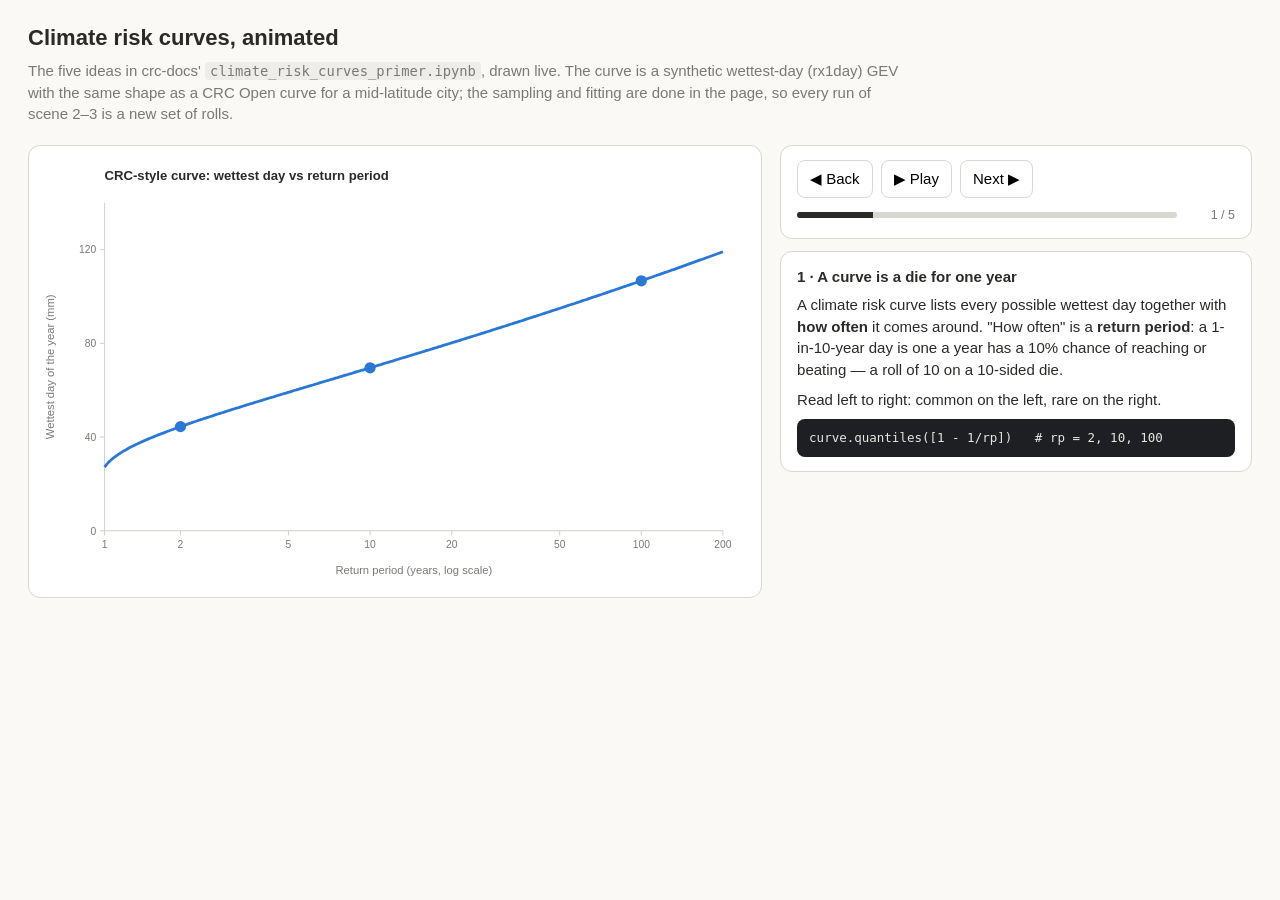
<file: docs/explainers/primer.html>
<!DOCTYPE html>
<html lang="en">
<head>
<meta charset="utf-8">
<meta name="viewport" content="width=device-width, initial-scale=1">
<title>Climate risk curves, animated</title>
<style>
  :root{--ink:#2a2a28;--mute:#7a7976;--line:#d9d7d2;--bg:#faf9f6;--card:#fff;--blue:#2a78d6;--orange:#eb6834;--grey:#52514e;--light:#f0efec}
  *{box-sizing:border-box}
  body{margin:0;background:var(--bg);color:var(--ink);font:15px/1.45 Inter,Helvetica,Arial,sans-serif}
  header{padding:22px 28px 6px}
  h1{margin:0;font-size:22px;font-weight:650}
  header p{margin:6px 0 0;color:var(--mute);max-width:880px}
  code{background:#eeede9;padding:1px 5px;border-radius:4px;font-size:.92em}
  .wrap{display:grid;grid-template-columns:minmax(0,1.4fr) minmax(300px,.9fr);gap:18px;padding:14px 28px 28px}
  @media (max-width:900px){.wrap{grid-template-columns:1fr}}
  .stage{background:var(--card);border:1px solid var(--line);border-radius:12px;padding:10px}
  svg{width:100%;height:auto;display:block}
  .ax{stroke:#cfcdc7;stroke-width:1}
  .tick{font-size:11px;fill:var(--mute)}
  .lab{font-size:12px;fill:var(--mute)}
  .ttl{font-size:14px;font-weight:650;fill:var(--ink)}
  .panel{display:flex;flex-direction:column;gap:12px}
  .card{background:var(--card);border:1px solid var(--line);border-radius:12px;padding:14px 16px}
  .card h2{margin:0 0 6px;font-size:15px}
  .card p{margin:0 0 8px}
  pre{margin:8px 0 0;background:#1e1f22;color:#e8e6e1;padding:10px 12px;border-radius:8px;font:12.5px/1.45 ui-monospace,Menlo,monospace;white-space:pre-wrap}
  .ctl{display:flex;align-items:center;gap:8px;flex-wrap:wrap}
  button{border:1px solid var(--line);background:#fff;border-radius:8px;padding:7px 12px;font:inherit;cursor:pointer}
  button:hover{background:#f2f1ee}
  .prog{flex:1;height:6px;background:var(--line);border-radius:3px;overflow:hidden;min-width:120px}
  .prog i{display:block;height:100%;background:var(--ink);width:0;transition:width .3s}
  .step{font-size:12.5px;color:var(--mute);min-width:50px;text-align:right}
  .key{background:#fff8e1;border-left:3px solid var(--orange);padding:8px 10px;border-radius:6px;font-size:13.5px}
</style>
</head>
<body>
<header>
  <h1>Climate risk curves, animated</h1>
  <p>The five ideas in crc-docs' <code>climate_risk_curves_primer.ipynb</code>, drawn live. The curve is a synthetic wettest-day (rx1day) GEV with the same shape as a CRC Open curve for a mid-latitude city; the sampling and fitting are done in the page, so every run of scene 2–3 is a new set of rolls.</p>
</header>
<div class="wrap">
  <div class="stage"><svg id="svg" viewBox="0 0 760 460" xmlns="http://www.w3.org/2000/svg"></svg></div>
  <div class="panel">
    <div class="card ctl">
      <button id="prev">◀ Back</button><button id="play">▶ Play</button><button id="next">Next ▶</button>
      <button id="reroll" title="New random record">🎲 Re-roll</button>
      <div class="prog"><i id="bar"></i></div><span class="step" id="counter"></span>
    </div>
    <div class="card"><h2 id="title"></h2><div id="body"></div></div>
  </div>
</div>
<script>
// ---------- maths ----------
function lgamma(z){const g=7,c=[0.99999999999980993,676.5203681218851,-1259.1392167224028,771.32342877765313,-176.61502916214059,12.507343278686905,-0.13857109526572012,9.9843695780195716e-6,1.5056327351493116e-7];if(z<0.5)return Math.log(Math.PI/Math.sin(Math.PI*z))-lgamma(1-z);z-=1;let x=c[0];for(let i=1;i<g+2;i++)x+=c[i]/(z+i);const t=z+g+0.5;return 0.5*Math.log(2*Math.PI)+(z+0.5)*Math.log(t)-t+Math.log(x);}
const G=z=>Math.exp(lgamma(z));
// GEV (scipy sign convention: shape c; here k = c, Hosking k)
function gevQ(p,xi,a,k){ if(Math.abs(k)<1e-9) return xi-a*Math.log(-Math.log(p)); return xi+a*(1-Math.pow(-Math.log(p),k))/k; }
function fitGEV(x){ // Hosking L-moments
  const n=x.length, s=[...x].sort((a,b)=>a-b); let b0=0,b1=0,b2=0;
  for(let j=0;j<n;j++){b0+=s[j]; b1+=s[j]*j/(n-1); b2+=s[j]*j*(j-1)/((n-1)*(n-2));}
  b0/=n;b1/=n;b2/=n; const l1=b0,l2=2*b1-b0,l3=6*b2-6*b1+b0,t3=l3/l2;
  const c=2/(3+t3)-Math.log(2)/Math.log(3), k=7.8590*c+2.9554*c*c;
  const a=l2*k/((1-Math.pow(2,-k))*G(1+k)), xi=l1-a*(1-G(1+k))/k; return {xi,a,k};
}
// "true die": rx1day-like curve. 1-in-2 ≈ 40 mm, 1-in-10 ≈ 60, 1-in-100 ≈ 95
const TRUE={xi:40,a:12,k:-0.08};
const Q=(rp,d=TRUE)=>gevQ(1-1/rp,d.xi,d.a,d.k);
let seed=7; function rnd(){seed=(seed*1664525+1013904223)%4294967296;return seed/4294967296;}
const roll=n=>Array.from({length:n},()=>gevQ(0.001+0.998*rnd(),TRUE.xi,TRUE.a,TRUE.k));

// ---------- plotting helpers ----------
const svg=document.getElementById('svg'); const NS='http://www.w3.org/2000/svg';
const W=760,H=460,L=70,R=30,T=50,B=60;
const el=(t,a={},txt)=>{const e=document.createElementNS(NS,t);for(const k in a)e.setAttribute(k,a[k]);if(txt!=null)e.textContent=txt;svg.appendChild(e);return e;};
const clear=()=>{while(svg.firstChild)svg.removeChild(svg.firstChild);};
const xRP=rp=>L+(Math.log10(rp)-Math.log10(1.05))/(Math.log10(200)-Math.log10(1.05))*(W-L-R);
const yMM=(v,max=140)=>H-B-(v/max)*(H-T-B);
function axesRP(title){
  el('text',{x:L,y:26,class:'ttl'},title);
  el('line',{x1:L,y1:H-B,x2:W-R,y2:H-B,class:'ax'}); el('line',{x1:L,y1:T,x2:L,y2:H-B,class:'ax'});
  [1,2,5,10,20,50,100,200].forEach(t=>{const x=xRP(Math.max(t,1.05));el('line',{x1:x,y1:H-B,x2:x,y2:H-B+5,class:'ax'});el('text',{x:x,y:H-B+18,class:'tick','text-anchor':'middle'},t);});
  [0,40,80,120].forEach(v=>{el('line',{x1:L-5,y1:yMM(v),x2:L,y2:yMM(v),class:'ax'});el('text',{x:L-9,y:yMM(v)+4,class:'tick','text-anchor':'end'},v);});
  el('text',{x:(L+W-R)/2,y:H-14,class:'lab','text-anchor':'middle'},'Return period (years, log scale)');
  el('text',{x:16,y:(T+H-B)/2,class:'lab','text-anchor':'middle',transform:`rotate(-90 16 ${(T+H-B)/2})`},'Wettest day of the year (mm)');
}
function curvePath(d=TRUE,color='#2a78d6',width=3){
  const pts=[];for(let i=0;i<=300;i++){const rp=Math.pow(10,Math.log10(1.05)+i/300*(Math.log10(200)-Math.log10(1.05)));pts.push(`${xRP(rp).toFixed(1)},${yMM(Q(rp,d)).toFixed(1)}`);}
  const p=el('path',{d:'M'+pts.join(' L'),fill:'none',stroke:color,'stroke-width':width,'stroke-linejoin':'round'});
  const len=p.getTotalLength();p.style.strokeDasharray=len;p.style.strokeDashoffset=len;p.style.transition='stroke-dashoffset 1.4s ease';requestAnimationFrame(()=>requestAnimationFrame(()=>p.style.strokeDashoffset=0));return p;
}
function mark(rp,color,text,dy=-12,anchor='start',dx=8){const x=xRP(rp),y=yMM(Q(rp));const c=el('circle',{cx:x,cy:y,r:0,fill:color});c.style.transition='r .4s';setTimeout(()=>c.setAttribute('r',6),900);const t=el('text',{x:x+dx,y:y+dy,class:'lab','text-anchor':anchor,fill:'#2a2a28','font-weight':600,opacity:0},text);t.style.transition='opacity .5s';setTimeout(()=>t.setAttribute('opacity',1),1100);}

// ---------- scenes ----------
let rec1=roll(30),rec2=roll(30),est=null;
const scenes=[
 {title:'1 · A curve is a die for one year',
  body:`<p>A climate risk curve lists every possible wettest day together with <b>how often</b> it comes around. "How often" is a <b>return period</b>: a 1-in-10-year day is one a year has a 10% chance of reaching or beating — a roll of 10 on a 10-sided die.</p><p>Read left to right: common on the left, rare on the right.</p><pre>curve.quantiles([1 - 1/rp])   # rp = 2, 10, 100</pre>`,
  draw(){axesRP('CRC-style curve: wettest day vs return period');curvePath();
    mark(2,'#2a78d6',`1-in-2: ${Q(2).toFixed(0)} mm (50% a year)`,16);mark(10,'#2a78d6',`1-in-10: ${Q(10).toFixed(0)} mm (10% a year)`,-12,'end',-8);mark(100,'#2a78d6',`1-in-100: ${Q(100).toFixed(0)} mm (1% a year)`,-12,'end',-8);}},
 {title:'2 · Thirty years of records is only thirty rolls',
  body:`<p>Pretend the blue curve is the true die and roll it for 30 years, like a station with a 30-year record. Do it twice.</p><p>Same die, different luck: the two records disagree most about the <b>rare days on the right</b>, because 30 rolls rarely include a 1-in-100 roll. Press 🎲 to roll again.</p><pre>values = sorted(curve.quantiles(rng.uniform(size=30)))
plotting_rp = (30 + 1) / arange(30, 0, -1)</pre>`,
  draw(){axesRP('Two imaginary 30-year records from the same curve');curvePath();
    [[rec1,'#52514e'],[rec2,'#eb6834']].forEach(([rec,col],ri)=>{const s=[...rec].sort((a,b)=>a-b);s.forEach((v,j)=>{const rp=31/(30-j);const c=el('circle',{cx:xRP(rp),cy:yMM(v),r:0,fill:col,stroke:'#fff','stroke-width':1});c.style.transition='r .3s';setTimeout(()=>c.setAttribute('r',5),300+j*45+ri*200);});
      el('rect',{x:W-R-205,y:T+8+ri*18,width:10,height:10,fill:col});el('text',{x:W-R-190,y:T+17+ri*18,class:'lab'},`Imaginary 30-year record #${ri+1}`);});}},
 {title:'3 · Fit 200 records, read off 1-in-100',
  body:`<p>Repeat the experiment 200 times: each time fit a GEV to the 30 rolls (L-moments, exactly what <code>fit_distribution(..., "genextreme", method="lmoments")</code> does) and read its 1-in-100-year value.</p><div class="key"><b>Key idea:</b> a single 30-year record can easily be off by a lot about the once-a-century day. CRC Open curves are built from many models and many simulated years — thousands of rolls instead of thirty. Still estimates, but far less at the mercy of one lucky stretch.</div>`,
  draw(){ if(!est){est=[];for(let r=0;r<200;r++){const f=fitGEV(roll(30));est.push(gevQ(0.99,f.xi,f.a,f.k));}}
    const t100=Q(100);const lo=Math.min(...est,t100)-5,hi=Math.max(...est,t100)+5,nb=30,bw=(hi-lo)/nb;const bins=new Array(nb).fill(0);est.forEach(v=>bins[Math.min(nb-1,Math.floor((v-lo)/bw))]++);
    const mx=Math.max(...bins);const sx=v=>L+(v-lo)/(hi-lo)*(W-L-R);const sy=n=>H-B-n/mx*(H-T-B);
    el('text',{x:L,y:26,class:'ttl'},'200 fitted 1-in-100-year values from 30-year records');
    el('line',{x1:L,y1:H-B,x2:W-R,y2:H-B,class:'ax'});
    for(let v=Math.ceil(lo/20)*20;v<=hi;v+=20){el('text',{x:sx(v),y:H-B+18,class:'tick','text-anchor':'middle'},v);}
    el('text',{x:(L+W-R)/2,y:H-14,class:'lab','text-anchor':'middle'},'Fitted 1-in-100-year wettest day (mm)');el('text',{x:16,y:(T+H-B)/2,class:'lab','text-anchor':'middle',transform:`rotate(-90 16 ${(T+H-B)/2})`},'Number of records');
    bins.forEach((n,i)=>{const r=el('rect',{x:sx(lo+i*bw)+1,y:H-B,width:(W-L-R)/nb-2,height:0,fill:'#52514e',opacity:.85});r.style.transition='all .5s';setTimeout(()=>{r.setAttribute('y',sy(n));r.setAttribute('height',H-B-sy(n));},200+i*40);});
    const s=[...est].sort((a,b)=>a-b),p5=s[10],p95=s[189];
    setTimeout(()=>{el('line',{x1:sx(t100),y1:T,x2:sx(t100),y2:H-B,stroke:'#2a78d6','stroke-width':3});el('text',{x:sx(t100)+6,y:T+14,class:'lab',fill:'#2a2a28','font-weight':600},`True 1-in-100: ${t100.toFixed(0)} mm`);
      el('rect',{x:sx(p5),y:T+22,width:sx(p95)-sx(p5),height:10,fill:'#eb6834',opacity:.5});el('text',{x:sx(p5),y:T+46,class:'lab',fill:'#eb6834'},`90% of records land between ${p5.toFixed(0)} and ${p95.toFixed(0)} mm`);},1600);}},
 {title:'4 · Rare is not the same as "not in my lifetime"',
  body:`<p>A 1-in-100-year day sounds remote. But a building, a mortgage or a career lasts decades, and each year is a fresh roll. The chance of <b>at least one</b> such day in N years is 1 − (1 − 1/RP)<sup>N</sup>.</p><p>More than a 1-in-4 chance of a 1-in-100-year day during a 30-year mortgage. That is why the rare end of the curve matters.</p><pre>chance = 1 - (1 - 1/rp) ** 30</pre>`,
  draw(){const rps=[10,25,50,100,500],ch=rps.map(rp=>100*(1-Math.pow(1-1/rp,30)));el('text',{x:L,y:26,class:'ttl'},'Chance of at least one such day during a 30-year span');
    el('line',{x1:L,y1:H-B,x2:W-R,y2:H-B,class:'ax'});const bw=(W-L-R)/rps.length;
    rps.forEach((rp,i)=>{const x=L+i*bw+bw*0.22,w=bw*0.56;const r=el('rect',{x:x,y:H-B,width:w,height:0,fill:'#eb6834',rx:4});r.style.transition='all .7s';const y=H-B-ch[i]/110*(H-T-B);setTimeout(()=>{r.setAttribute('y',y);r.setAttribute('height',H-B-y);},200+i*180);
      el('text',{x:x+w/2,y:H-B+18,class:'tick','text-anchor':'middle'},`1-in-${rp}`);const t=el('text',{x:x+w/2,y:y-8,class:'lab','text-anchor':'middle',fill:'#2a2a28','font-weight':600,opacity:0},`${ch[i].toFixed(0)}%`);t.style.transition='opacity .4s';setTimeout(()=>t.setAttribute('opacity',1),900+i*180);});
    el('text',{x:(L+W-R)/2,y:H-14,class:'lab','text-anchor':'middle'},'Kind of day (return period in years)');}},
 {title:'5 · One recipe, more than 60 hazards',
  body:`<p>Every CRC curve has the same format with its units and meaning attached, so the code that read the rain curve reads heat, wind, fire weather or drought unchanged. The same few lines: choose the area, the hazards, the years, read the curves.</p><pre>plan = (HazardDataset.crc_open()
  .for_area(bbox).hazards([h]).horizons(hs))
plan.for_assets(city).return_periods([2])
rows → curve_parameters_from_row(row).to_distribution()</pre><p style="color:var(--mute);font-size:13px">Values below are illustrative, not computed.</p>`,
  draw(){el('text',{x:L,y:26,class:'ttl'},'Same function, six hazards (1-in-10 value, early vs late century)');
    const rows=[['tx_max','hottest day','°C','34.1','38.6'],['rx1day','wettest day','mm','62','71'],['rx5day','wettest 5 days','mm','98','112'],['wind_max_daily_max','windiest day','m/s','17.9','18.2'],['fwi','fire weather index','—','21','27'],['hot_days','days ≥ 30 °C','days','14','41']];
    const cols=[L,L+170,L+300,L+380,L+470,L+570];['hazard','what it measures','unit','2025–35','2070–80','change'].forEach((h,i)=>el('text',{x:cols[i],y:T+16,class:'lab','font-weight':600,fill:'#2a2a28'},h));
    el('line',{x1:L,y1:T+24,x2:W-R,y2:T+24,class:'ax'});
    rows.forEach((r,i)=>{const y=T+52+i*46;const g=el('g',{opacity:0});g.style.transition='opacity .5s';setTimeout(()=>g.setAttribute('opacity',1),300+i*350);
      const add=(x,t,extra={})=>{const e=document.createElementNS(NS,'text');e.setAttribute('x',x);e.setAttribute('y',y);e.setAttribute('class','lab');e.setAttribute('fill','#2a2a28');for(const k in extra)e.setAttribute(k,extra[k]);e.textContent=t;g.appendChild(e);};
      add(cols[0],r[0],{'font-family':'ui-monospace, Menlo, monospace','font-size':'12px'});add(cols[1],r[1]);add(cols[2],r[2]);add(cols[3],r[3]);add(cols[4],r[4]);const d=(parseFloat(r[4])-parseFloat(r[3]));add(cols[5],(d>0?'+':'')+d.toFixed(1),{fill:'#eb6834','font-weight':600});
      const ln=document.createElementNS(NS,'line');ln.setAttribute('x1',L);ln.setAttribute('y1',y+14);ln.setAttribute('x2',W-R);ln.setAttribute('y2',y+14);ln.setAttribute('class','ax');g.appendChild(ln);});
    el('text',{x:L,y:H-18,class:'lab'},'CRC Open public release: SSP5-8.5 only, no historical baseline, H3 r5 cells, CC BY-NC 4.0.');}},
];
let i=0,timer=null;const $=id=>document.getElementById(id);
function render(){clear();const s=scenes[i];s.draw();$('title').textContent=s.title;$('body').innerHTML=s.body;$('counter').textContent=`${i+1} / ${scenes.length}`;$('bar').style.width=((i+1)/scenes.length*100)+'%';$('reroll').style.visibility=(i===1||i===2)?'visible':'hidden';}
function stop(){if(timer){clearInterval(timer);timer=null;$('play').textContent='▶ Play';}}
function go(d){i=(i+d+scenes.length)%scenes.length;render();}
$('next').onclick=()=>{stop();go(1)};$('prev').onclick=()=>{stop();go(-1)};
$('reroll').onclick=()=>{rec1=roll(30);rec2=roll(30);est=null;render();};
$('play').onclick=()=>{if(timer){stop();return;}$('play').textContent='❚❚ Pause';timer=setInterval(()=>{if(i===scenes.length-1){stop();return;}go(1);},6000);};
document.addEventListener('keydown',e=>{if(e.key==='ArrowRight'){stop();go(1);}if(e.key==='ArrowLeft'){stop();go(-1);}if(e.key===' '){e.preventDefault();$('play').click();}});
render();
</script>
</body>
</html>
</file>
<file: site/shared/style.css>
/* Texas hail risk explorer: technical light. Thin rules, small caps labels, tabular numbers, colour for data only. */
:root {
  --ink: #0b0b0b; --ink-2: #52514e; --mute: #898781;
  --rule: #e1e0d9; --rule-2: #c3c2b7;
  --page: #f9f9f7; --surface: #fcfcfb; --hover: #f1f0ec; --sel: #e8eef7;
  --accent: #1c5cab; --warn: #b45309;
  /* data: one sequential hue, five ordinal classes (validated), plus the report colour and no-value grey */
  --c0: #86b6ef; --c1: #5598e7; --c2: #2a78d6; --c3: #1c5cab; --c4: #0d366b;
  --report: #eb6834; --nodata: #c3c2b7;
  --s1: 4px; --s2: 8px; --s3: 12px; --s4: 16px; --s5: 24px;
  --f-xs: 11px; --f-s: 12px; --f-m: 13px; --f-l: 15px; --f-xl: 20px;
  --top: 44px; --sub: 32px; --tool: 44px;
}
* { box-sizing: border-box; }
html, body { height: 100%; margin: 0; }
body { font: var(--f-m)/1.45 Inter, "Helvetica Neue", Helvetica, Arial, sans-serif; color: var(--ink); background: var(--page); -webkit-font-smoothing: antialiased; }
.hidden { display: none !important; }
.num, td, tfoot th { font-variant-numeric: tabular-nums; }
.mute { color: var(--mute); }
.label { font-size: var(--f-xs); letter-spacing: .06em; text-transform: uppercase; color: var(--ink-2); font-weight: 600; }
a { color: var(--accent); text-decoration: none; } a:hover { text-decoration: underline; }
button, select, input { font: inherit; color: inherit; }
:focus-visible { outline: 2px solid var(--accent); outline-offset: 1px; }

/* header */
.top { height: var(--top); position: relative; display: flex; align-items: stretch; gap: var(--s5); padding: 0 var(--s4); background: var(--page); }
.projects { display: flex; align-items: stretch; margin-left: calc(-1 * var(--s4)); }
.proj { border: 0; border-right: 1px solid var(--rule-2); background: var(--page); padding: 0 var(--s4); cursor: pointer; text-align: left; display: flex; flex-direction: column; justify-content: center; gap: 1px; color: var(--ink-2); white-space: nowrap; }
.proj b { font-size: var(--f-l); font-weight: 650; letter-spacing: -.005em; line-height: 1.15; }
.proj small { font-size: 10.5px; color: var(--mute); line-height: 1.15; }
.proj:hover { color: var(--ink); }
.proj[aria-selected="true"], .proj[aria-current="page"] { background: var(--ink); color: #fff; } .proj[aria-selected="true"] small, .proj[aria-current="page"] small { color: #c3c2b7; }
a.proj, a.proj:hover { text-decoration: none; }
a.tab { display: flex; align-items: center; text-decoration: none; } a.tab.link::before { content: "‹ "; white-space: pre; }
.tabs { height: var(--sub); display: flex; align-items: stretch; gap: var(--s1); padding: 0 var(--s4) 0 var(--s2); background: var(--surface); border-bottom: 1px solid var(--rule-2); border-top: 2px solid var(--ink); }
.tab { border: 0; background: none; padding: 0 var(--s3); font-size: var(--f-s); color: var(--ink-2); cursor: pointer; border-bottom: 2px solid transparent; margin-bottom: -1px; }
.tab:hover { color: var(--ink); }
.tab[aria-selected="true"] { color: var(--ink); font-weight: 600; border-bottom-color: var(--ink); }
.top-right .btn { margin-left: 0; height: 26px; }
.top-right { margin-left: auto; display: flex; align-items: center; gap: var(--s4); font-size: var(--f-s); white-space: nowrap; }

/* panes */
.pane { height: calc(100% - var(--top) - var(--sub)); }
#tab-risk { display: grid; grid-template-columns: 340px minmax(0, 1fr) 340px; }
.col { min-width: 0; min-height: 0; display: flex; flex-direction: column; background: var(--surface); }
.col-table { border-right: 1px solid var(--rule-2); }
.col-detail { border-left: 1px solid var(--rule-2); overflow-y: auto; }
.col-head { display: flex; align-items: center; gap: var(--s2); padding: var(--s2) var(--s3); border-bottom: 1px solid var(--rule); height: var(--tool); flex: none; }
.col-head > span { white-space: nowrap; }
.col-head input { margin-left: auto; width: 110px; min-width: 0; flex: 0 1 110px; height: 26px; padding: 0 var(--s2); border: 1px solid var(--rule-2); border-radius: 3px; background: #fff; font-size: var(--f-s); }

.col-sub { display: flex; align-items: center; gap: var(--s2); padding: 6px var(--s3); border-bottom: 1px solid var(--rule); flex: none; font-size: var(--f-s); }
.col-sub select { height: 24px; min-width: 104px; }
.hidden-note { margin-left: auto; color: var(--mute); font-size: var(--f-xs); text-align: right; }
.hidden-note.on { color: var(--warn); font-weight: 600; }

/* table */
.table-wrap { overflow-y: auto; flex: 1; }
table.data { width: 100%; border-collapse: collapse; font-size: var(--f-s); table-layout: fixed; }
table.data th:nth-child(2) { width: 50px; } table.data th:nth-child(3), table.data th:nth-child(4) { width: 76px; }
table.data th, table.data td { padding: 5px var(--s2); text-align: right; white-space: nowrap; }
table.data th.l, table.data td.l { text-align: left; }
table.data thead th { position: sticky; top: 0; background: var(--surface); border-bottom: 1px solid var(--rule-2); font-size: var(--f-xs); letter-spacing: .04em; text-transform: uppercase; color: var(--ink-2); font-weight: 600; cursor: pointer; user-select: none; }
table.data thead th[aria-sort]::after { content: " ▾"; color: var(--ink); }
table.data thead th[aria-sort="ascending"]::after { content: " ▴"; }
table.data thead th.active { color: var(--ink); }
table.data tbody tr { border-bottom: 1px solid var(--rule); cursor: pointer; }
table.data tbody tr:hover { background: var(--hover); }
table.data tbody tr.sel { background: var(--sel); box-shadow: inset 3px 0 0 var(--ink); }
table.data td.l { overflow: hidden; text-overflow: ellipsis; }
table.data td.l small { display: block; color: var(--mute); font-size: var(--f-xs); }
table.data td.off { color: var(--mute); }
table.data td .sw { display: inline-block; width: 8px; height: 8px; border-radius: 50%; margin-right: 5px; vertical-align: 0; }
table.data tfoot th { position: sticky; bottom: 0; background: var(--surface); border-top: 1px solid var(--rule-2); padding: 6px var(--s2); text-align: right; font-size: var(--f-s); font-weight: 600; }
table.data tfoot th.l { text-align: left; font-weight: 600; }
.warn { color: var(--warn); cursor: help; }
.note { margin: 0; padding: var(--s2) var(--s3); font-size: var(--f-xs); color: var(--ink-2); border-top: 1px solid var(--rule); flex: none; }

/* toolbar */
.toolbar { display: flex; align-items: center; gap: var(--s4); padding: 0 var(--s3); height: var(--tool); border-bottom: 1px solid var(--rule); flex: none; background: var(--surface); }
.field { display: flex; align-items: center; gap: var(--s2); white-space: nowrap; min-width: 0; }
select { height: 28px; padding: 0 var(--s2); border: 1px solid var(--rule-2); border-radius: 3px; background: #fff; font-size: var(--f-s); max-width: 260px; min-width: 0; }
.seg { display: inline-flex; border: 1px solid var(--rule-2); border-radius: 3px; overflow: hidden; }
.seg button { border: 0; background: #fff; height: 26px; padding: 0 var(--s3); font-size: var(--f-s); cursor: pointer; color: var(--ink-2); white-space: nowrap; }
.seg button + button { border-left: 1px solid var(--rule-2); }
.seg button[aria-checked="true"] { background: var(--ink); color: #fff; }
.seg button:disabled { color: var(--rule-2); cursor: default; }
.btn { margin-left: auto; height: 28px; padding: 0 var(--s3); border: 1px solid var(--rule-2); border-radius: 3px; background: #fff; font-size: var(--f-s); cursor: pointer; }
.btn:hover { background: var(--hover); }

/* map and its furniture */
#risk-map-wrap { position: relative; flex: 1; min-height: 0; }
#risk-map { position: absolute; inset: 0; }
.legend { position: absolute; left: var(--s3); bottom: var(--s3); width: 236px; background: rgba(252, 252, 251, .96); border: 1px solid var(--rule-2); padding: var(--s2) var(--s3) var(--s3); font-size: var(--f-s); pointer-events: none; }
.legend h3 { margin: 0; font-size: var(--f-s); font-weight: 600; line-height: 1.3; }
.legend .unit { color: var(--ink-2); font-size: var(--f-xs); margin-bottom: var(--s2); }
.legend .row { display: flex; align-items: center; gap: var(--s2); line-height: 18px; }
.legend .dot { width: 11px; height: 11px; border-radius: 50%; flex: none; border: 1px solid #fff; box-shadow: 0 0 0 .5px var(--rule-2); }
.legend .n { margin-left: auto; color: var(--mute); }
.legend .sep { border-top: 1px solid var(--rule); margin: var(--s2) 0; }
.legend .sizes { display: flex; align-items: flex-end; gap: var(--s3); margin-top: 2px; }
.legend .sizes span { display: flex; flex-direction: column; align-items: center; gap: 2px; color: var(--ink-2); font-size: var(--f-xs); }
.legend .sizes i { display: block; border-radius: 50%; border: 1px solid var(--ink-2); }
.legend .ring { width: 11px; height: 11px; border-radius: 50%; border: 1.25px solid var(--ink); flex: none; }
.legend .foot { color: var(--ink-2); font-size: var(--f-xs); margin-top: var(--s2); line-height: 1.35; }
.coords { position: absolute; right: 44px; bottom: 34px; background: rgba(252, 252, 251, .92); border: 1px solid var(--rule); padding: 1px 6px; font-size: var(--f-xs); color: var(--ink-2); pointer-events: none; }
.hover { position: absolute; z-index: 5; pointer-events: none; background: var(--ink); color: #fff; padding: 5px 8px; font-size: var(--f-s); line-height: 1.35; max-width: 260px; transform: translate(12px, 12px); }
.hover b { font-weight: 600; } .hover span { color: #c3c2b7; }
.map-msg { position: absolute; top: var(--s3); left: 50%; transform: translateX(-50%); background: #fff; border: 1px solid var(--warn); color: var(--warn); padding: 4px 10px; font-size: var(--f-s); }
.maplibregl-ctrl-scale { font: var(--f-xs) Inter, Helvetica, Arial, sans-serif; border-color: var(--ink-2); color: var(--ink-2); background: rgba(252, 252, 251, .8); }
.tag { background: var(--ink); color: #fff; font-size: var(--f-xs); padding: 2px 6px; white-space: nowrap; pointer-events: none; }
.tag.light { background: rgba(252, 252, 251, .95); color: var(--ink); border: 1px solid var(--ink-2); }

/* detail */
.empty { padding: var(--s4); color: var(--ink-2); } .empty p { margin: var(--s2) 0 0; font-size: var(--f-s); }
#risk-detail { padding-bottom: var(--s5); }
.d-head { padding: var(--s3) var(--s4); border-bottom: 1px solid var(--rule-2); position: relative; }
.d-head h2 { margin: 0 var(--s5) 2px 0; font-size: var(--f-l); font-weight: 650; line-height: 1.25; }
.d-head p { margin: 0; color: var(--ink-2); font-size: var(--f-s); }
.d-close { position: absolute; right: var(--s2); top: var(--s2); border: 0; background: none; font-size: 18px; line-height: 1; cursor: pointer; color: var(--ink-2); padding: 4px 8px; }
.kv { width: 100%; border-collapse: collapse; font-size: var(--f-m); }
.kv th { text-align: left; font-size: var(--f-xs); letter-spacing: .06em; text-transform: uppercase; color: var(--ink-2); font-weight: 600; padding: 7px 0 7px var(--s4); vertical-align: baseline; }
.kv td { text-align: right; padding: 7px var(--s4) 7px 0; white-space: nowrap; }
.kv td small { color: var(--mute); margin-left: 6px; font-size: var(--f-s); }
.kv tr { border-bottom: 1px solid var(--rule); }
.kv tr.sub th { text-transform: none; letter-spacing: 0; font-weight: 400; font-size: var(--f-s); padding-left: var(--s5); }
.kv tr.on td { font-weight: 650; }
.kv .big { font-size: var(--f-xl); font-weight: 650; letter-spacing: -.01em; }
.d-sec { padding: var(--s3) var(--s4) 0; }
.d-sec p { margin: var(--s1) 0 0; font-size: var(--f-s); color: var(--ink-2); }
.d-sec ul { margin: var(--s1) 0 0; padding-left: 16px; font-size: var(--f-s); color: var(--ink-2); }
.pill { display: inline-block; font-size: 10px; letter-spacing: .05em; text-transform: uppercase; border: 1px solid var(--rule-2); padding: 0 5px; margin-left: 6px; color: var(--ink-2); vertical-align: 1px; }
.pill.ph { border-color: var(--warn); color: var(--warn); }

.charts > div { margin-bottom: var(--s4); } .charts > div:empty { display: none; }
.ch-title { font-size: var(--f-s); font-weight: 600; }
.ch-sub { font-size: var(--f-xs); color: var(--ink-2); margin-bottom: 6px; }
.ch-cap { font-size: var(--f-xs); color: var(--ink-2); min-height: 16px; margin-top: 2px; }
.ch-tick { font-size: 10px; fill: var(--mute); } .ch-val { font-size: 10.5px; fill: var(--ink); font-variant-numeric: tabular-nums; } .ch-lab { font-size: 11px; fill: var(--ink); }
details.grp { border-top: 1px solid var(--rule); }
details.grp summary { cursor: pointer; padding: 8px var(--s4); font-size: var(--f-xs); letter-spacing: .06em; text-transform: uppercase; color: var(--ink-2); font-weight: 600; list-style-position: inside; }
details.grp summary:hover { background: var(--hover); }
details.grp ul { margin: 0 0 var(--s2); padding: 0 var(--s4) 0 calc(var(--s4) + 16px); font-size: var(--f-s); color: var(--ink-2); }
.kv.small { font-size: var(--f-s); margin-bottom: var(--s2); } .kv.small td { white-space: normal; max-width: 170px; } .kv.small tr:last-child { border-bottom: 0; }

/* document panes: Methods and About */
.doc { overflow-y: auto; background: var(--surface); }
.doc-in { max-width: 1040px; margin: 0 auto; padding: var(--s5) var(--s5) 64px; }
.doc h2 { font-size: var(--f-xl); font-weight: 650; margin: 0 0 var(--s1); letter-spacing: -.01em; }
.doc h3 { font-size: var(--f-xs); letter-spacing: .06em; text-transform: uppercase; color: var(--ink-2); font-weight: 600; margin: 36px 0 var(--s2); padding-top: var(--s3); border-top: 1px solid var(--rule-2); }
.doc h4 { font-size: var(--f-m); font-weight: 600; margin: var(--s4) 0 var(--s1); }
.doc p, .doc li { color: var(--ink-2); max-width: 74ch; margin: var(--s1) 0; } .doc p.lead { font-size: var(--f-l); color: var(--ink); }
.doc ul, .doc ol { padding-left: 20px; margin: var(--s2) 0; }
.doc .tiles { display: grid; grid-template-columns: repeat(4, minmax(0, 1fr)); gap: 0; border: 1px solid var(--rule-2); margin: var(--s4) 0; }
.doc .tile { padding: var(--s3) var(--s4); border-right: 1px solid var(--rule); } .doc .tile:last-child { border-right: 0; }
.doc .tile b { display: block; font-size: 22px; font-weight: 650; letter-spacing: -.01em; font-variant-numeric: tabular-nums; } .doc .tile span { font-size: var(--f-s); color: var(--ink-2); }
.flow { display: grid; grid-template-columns: repeat(5, minmax(0, 1fr)); gap: 18px; margin: var(--s4) 0 var(--s2); counter-reset: step; }
.flow .box { border: 1px solid var(--ink-2); padding: var(--s2) var(--s3) var(--s3); position: relative; background: #fff; font-size: var(--f-s); color: var(--ink-2); counter-increment: step; }
.flow .box b { display: block; color: var(--ink); font-size: var(--f-m); margin-bottom: 2px; } .flow .box b::before { content: counter(step) ". "; color: var(--mute); font-weight: 400; }
.flow .box:not(:last-child)::after { content: "→"; position: absolute; right: -16px; top: 50%; transform: translateY(-50%); color: var(--ink-2); font-size: 14px; }
.flow .box .ph { color: var(--warn); }
.flow-side { border: 1px dashed var(--ink-2); padding: var(--s2) var(--s3); font-size: var(--f-s); color: var(--ink-2); max-width: 74ch; margin-bottom: var(--s3); }
.grid2 { display: grid; grid-template-columns: repeat(2, minmax(0, 1fr)); gap: var(--s5); align-items: start; } .grid3 { display: grid; grid-template-columns: repeat(3, minmax(0, 1fr)); gap: var(--s5); align-items: start; }
.ctl { display: flex; flex-wrap: wrap; align-items: center; gap: var(--s3) var(--s4); margin: var(--s2) 0 var(--s3); font-size: var(--f-s); }
.ctl input[type=range] { width: 150px; accent-color: var(--ink); vertical-align: middle; } .ctl output { display: inline-block; min-width: 44px; font-variant-numeric: tabular-nums; font-weight: 600; }
.meta { font-size: var(--f-xs); color: var(--ink-2); margin-top: var(--s1); } .meta b { color: var(--ink); font-weight: 600; }
table.plain { border-collapse: collapse; font-size: var(--f-s); width: 100%; margin: var(--s2) 0; }
table.plain th { text-align: left; font-size: var(--f-xs); letter-spacing: .04em; text-transform: uppercase; color: var(--ink-2); font-weight: 600; border-bottom: 1px solid var(--rule-2); padding: 5px var(--s3) 5px 0; }
table.plain td { border-bottom: 1px solid var(--rule); padding: 6px var(--s3) 6px 0; vertical-align: top; color: var(--ink-2); } table.plain td:first-child { color: var(--ink); font-weight: 600; white-space: nowrap; }
.doc video { width: 100%; max-width: 720px; border: 1px solid var(--rule-2); display: block; margin-top: var(--s2); }
.lg { display: flex; flex-wrap: wrap; gap: var(--s1) var(--s4); font-size: var(--f-xs); color: var(--ink-2); margin: 2px 0 var(--s1); } .lg i { display: inline-block; width: 14px; height: 0; border-top: 2px solid; vertical-align: middle; margin-right: 5px; }

/* the tour */
.demo-bar { position: fixed; left: 50%; bottom: 22px; transform: translateX(-50%); z-index: 20; width: min(760px, calc(100vw - 48px)); background: var(--ink); color: #fff; padding: 10px var(--s4) 12px; display: flex; align-items: center; gap: var(--s3); font-size: var(--f-m); line-height: 1.35; box-shadow: 0 4px 18px rgba(0, 0, 0, .25); }
.demo-bar .label { color: #c3c2b7; flex: none; } .demo-bar #demo-caption { flex: 1; } .demo-bar .btn { margin-left: 0; background: transparent; color: #fff; border-color: #898781; flex: none; }
.demo-bar i { position: absolute; left: 0; bottom: 0; height: 3px; width: 0; background: var(--c0); }

@media (max-width: 1279px) {
  #tab-risk { grid-template-columns: 280px minmax(0, 1fr) 300px; }
  .proj small, #build { display: none; }
  .doc .tiles { grid-template-columns: repeat(2, minmax(0, 1fr)); } .flow { grid-template-columns: repeat(3, minmax(0, 1fr)); } .grid3 { grid-template-columns: repeat(2, minmax(0, 1fr)); }
  .col-head input { width: 120px; }
  table.data .offcol { display: none; }
  select { max-width: 150px; }
  .toolbar .field > .label { display: none; }
  .toolbar { gap: var(--s3); }
}
@media (max-width: 999px) {
  #tab-risk { grid-template-columns: minmax(0, 1fr) 300px; }
  .col-table { display: none; }
}
/* Phone width: the three project links and the Tour button must fit one row. */
@media (max-width: 640px) {
  .top { gap: var(--s2); padding-right: var(--s2); } .top-right { gap: var(--s2); }
  .proj { padding: 0 var(--s2); } .proj b { font-size: var(--f-s); }
}
</file>
<file: site/landing.css>
/* Landing page of crc-lab. Tokens and the header come from shared/style.css. */
body.landing { height: auto; overflow: auto; }
.landing .top { border-bottom: 2px solid var(--ink); }
.landing main { max-width: 1040px; margin: 0 auto; padding: var(--s5) var(--s4) 64px; }
.landing h1 { font-size: 26px; font-weight: 650; letter-spacing: -.015em; margin: var(--s4) 0 var(--s2); text-wrap: balance; }
.landing .lead { font-size: var(--f-l); max-width: 70ch; color: var(--ink-2); margin: 0 0 var(--s5); }
.landing code { font: 12px/1.4 ui-monospace, SFMono-Regular, Menlo, monospace; background: var(--hover); padding: 0 3px; border-radius: 2px; }
.cards { display: grid; grid-template-columns: repeat(2, minmax(0, 1fr)); gap: var(--s4); }
.card { background: var(--surface); border: 1px solid var(--rule-2); border-top: 2px solid var(--ink); padding: var(--s4) var(--s4) var(--s3); display: flex; flex-direction: column; }
.card h2 { font-size: var(--f-xl); font-weight: 650; letter-spacing: -.01em; margin: var(--s1) 0 var(--s2); }
.card h2 a { color: var(--ink); } .card h2 a::after { content: " →"; color: var(--accent); }
.card p { margin: 0 0 var(--s2); color: var(--ink-2); max-width: 60ch; }
.card ul, .more ul { margin: var(--s1) 0 var(--s3); padding-left: 18px; } .card li, .more li { margin: 3px 0; color: var(--ink-2); }
.card .foot { margin-top: auto; padding-top: var(--s2); border-top: 1px solid var(--rule); font-size: var(--f-s); color: var(--mute); }
.more { margin-top: var(--s5); } .more h3 { font-size: var(--f-xs); letter-spacing: .06em; text-transform: uppercase; color: var(--ink-2); font-weight: 600; margin: 0 0 var(--s1); padding-bottom: var(--s2); border-bottom: 1px solid var(--rule-2); }
.more p { font-size: var(--f-s); max-width: 74ch; }
@media (max-width: 760px) {
  .cards { grid-template-columns: minmax(0, 1fr); }
  .landing .top { height: auto; flex-wrap: wrap; } .landing .projects { flex-wrap: wrap; margin-left: 0; } .landing .proj { padding: var(--s2) var(--s3); }
}
</file>
<file: site/validation/validation.css>
/* Source validation page. Tokens match the crc-lab "technical light" look; the page stands alone. */
:root {
  --ink: #0b0b0b; --ink-2: #52514e; --mute: #898781;
  --rule: #e1e0d9; --rule-2: #c3c2b7;
  --page: #f9f9f7; --surface: #fcfcfb; --hover: #f1f0ec; --sel: #e8eef7;
  --accent: #1c5cab; --warn: #b45309; --ok: #1f7a4d;
  --s1: 4px; --s2: 8px; --s3: 12px; --s4: 16px; --s5: 24px;
  --f-xs: 11px; --f-s: 12px; --f-m: 13px; --f-l: 15px; --f-xl: 20px;
}
* { box-sizing: border-box; }
html, body { margin: 0; }
body { font: var(--f-m)/1.5 Inter, "Helvetica Neue", Helvetica, Arial, sans-serif; color: var(--ink); background: var(--page); -webkit-font-smoothing: antialiased; }
a { color: var(--accent); text-decoration: none; } a:hover { text-decoration: underline; }
select { font: inherit; color: inherit; height: 24px; }
:focus-visible { outline: 2px solid var(--accent); outline-offset: 1px; }
.mute { color: var(--mute); } .small { font-size: var(--f-s); }
code { font: 12px/1.4 ui-monospace, SFMono-Regular, Menlo, monospace; background: var(--hover); padding: 0 3px; border-radius: 2px; overflow-wrap: anywhere; }

.top { display: flex; flex-wrap: wrap; align-items: center; gap: var(--s2) var(--s5); padding: var(--s2) var(--s4); border-bottom: 2px solid var(--ink); background: var(--page); }
.brand { display: flex; flex-direction: column; line-height: 1.2; }
.brand b { font-size: var(--f-l); font-weight: 650; } .brand small { font-size: var(--f-xs); color: var(--mute); }
.top nav { margin-left: auto; display: flex; flex-wrap: wrap; gap: var(--s4); font-size: var(--f-s); }

main { max-width: 1120px; margin: 0 auto; padding: var(--s4) var(--s4) 64px; }
section { margin-top: var(--s5); }
h1 { font-size: var(--f-xl); font-weight: 650; letter-spacing: -.01em; margin: 0 0 var(--s2); text-wrap: balance; }
h2 { font-size: var(--f-xs); letter-spacing: .06em; text-transform: uppercase; color: var(--ink-2); font-weight: 600; margin: 0; }
.intro p { max-width: 76ch; margin: 0 0 var(--s2); }
.notice { color: var(--warn); font-weight: 600; } .notice:empty { display: none; }
.sec-head { display: flex; flex-wrap: wrap; align-items: center; gap: var(--s2) var(--s4); padding-bottom: var(--s2); border-bottom: 1px solid var(--rule-2); margin-bottom: var(--s2); }
.sec-head label { font-size: var(--f-s); color: var(--ink-2); } .sec-head label:first-of-type { margin-left: auto; }

.tiles { display: grid; grid-template-columns: repeat(auto-fit, minmax(150px, 1fr)); gap: var(--s2); }
.tile { background: var(--surface); border: 1px solid var(--rule); padding: var(--s3); }
.tile b { display: block; font-size: 24px; font-weight: 650; font-variant-numeric: tabular-nums; line-height: 1.1; }
.tile span { font-size: var(--f-s); color: var(--ink-2); }

.scroll { overflow-x: auto; }
table.data { width: 100%; border-collapse: collapse; font-size: var(--f-s); min-width: 720px; }
table.data th, table.data td { padding: 6px var(--s2); text-align: right; border-bottom: 1px solid var(--rule); vertical-align: top; font-variant-numeric: tabular-nums; }
table.data th { font-weight: 600; color: var(--ink-2); border-bottom-color: var(--rule-2); white-space: nowrap; }
table.data .l { text-align: left; }
table.data tbody tr.row { cursor: pointer; } table.data tbody tr.row:hover { background: var(--hover); }
table.data tbody tr.row[aria-expanded="true"] { background: var(--sel); }
table.data td.detail { text-align: left; background: var(--surface); padding: var(--s3) var(--s4); }
.id { color: var(--mute); font-size: var(--f-xs); }

.st { display: inline-block; white-space: nowrap; }
.st::before { content: ""; display: inline-block; width: 7px; height: 7px; border-radius: 50%; margin-right: 6px; background: var(--rule-2); vertical-align: 1px; }
.st.assessed::before { background: var(--ok); } .st.progress::before { background: var(--accent); } .st.impossible::before { background: none; border: 1px solid var(--mute); }

dl.kv { display: grid; grid-template-columns: max-content minmax(0, 1fr); gap: 4px var(--s4); margin: 0; }
dl.kv dt { color: var(--ink-2); } dl.kv dd { margin: 0; overflow-wrap: anywhere; }
.chips { display: flex; flex-wrap: wrap; gap: 4px; }
.chip { border: 1px solid var(--rule-2); border-radius: 2px; padding: 0 5px; font-size: var(--f-xs); background: #fff; }
.chip.done { border-color: var(--ok); color: var(--ok); }

.finding { border: 1px solid var(--rule); background: var(--surface); margin-bottom: var(--s2); }
.finding summary { display: grid; grid-template-columns: 70px minmax(0, 1fr) auto; gap: var(--s3); align-items: baseline; padding: var(--s2) var(--s3); cursor: pointer; list-style: none; }
.finding summary::-webkit-details-marker { display: none; }
.finding summary:hover { background: var(--hover); }
.finding .fid { font-variant-numeric: tabular-nums; color: var(--ink-2); font-size: var(--f-s); }
.finding .meta { font-size: var(--f-xs); color: var(--ink-2); white-space: nowrap; text-align: right; }
.finding .body { padding: 0 var(--s3) var(--s3); border-top: 1px solid var(--rule); }
.finding .body dl { margin-top: var(--s3); }
.tag { font-size: var(--f-xs); letter-spacing: .04em; text-transform: uppercase; font-weight: 600; }
.tag.defect { color: var(--warn); } .tag.open { color: var(--ink); } .tag.fixed { color: var(--ok); }
.empty { color: var(--mute); padding: var(--s3) 0; }
@media (max-width: 640px) {
  .finding summary { grid-template-columns: 1fr; gap: 2px; } .finding .meta { text-align: left; white-space: normal; }
  dl.kv { grid-template-columns: 1fr; gap: 0; } dl.kv dt { margin-top: var(--s2); font-size: var(--f-xs); }
  .sec-head label:first-of-type { margin-left: 0; }
}

/* Assessments */
h3 { font-size: var(--f-m); font-weight: 650; margin: var(--s5) 0 var(--s2); }
.assessment { border: 1px solid var(--rule-2); background: var(--surface); margin-bottom: var(--s3); }
.assessment > summary { display: flex; flex-wrap: wrap; gap: var(--s2) var(--s4); align-items: baseline; padding: var(--s2) var(--s3); cursor: pointer; font-size: var(--f-l); }
.assessment > summary .meta { font-size: var(--f-xs); color: var(--ink-2); margin-left: auto; }
.assessment > .body { padding: var(--s3); border-top: 1px solid var(--rule); }
.assessment .tile { background: var(--page); }
table.plain { min-width: 0; } table.plain tbody tr:hover { background: none; }
table.statement { min-width: 760px; } table.statement td:nth-child(2) { max-width: 46ch; } table.statement td:nth-child(3) { max-width: 30ch; }
table.matrix { min-width: 980px; } table.matrix .method { display: block; max-width: 44ch; color: var(--ink-2); }
.out { white-space: nowrap; font-weight: 600; }
.out::before { display: inline-block; width: 1.1em; }
.out.ok { color: var(--ok); } .out.ok::before { content: "\2713"; }
.out.bad { color: var(--warn); } .out.bad::before { content: "\2717"; }
.out.none { color: var(--mute); font-weight: 400; } .out.none::before { content: "\2013"; }
.chart-head { display: flex; flex-wrap: wrap; gap: var(--s2) var(--s4); align-items: center; margin-top: var(--s4); }
.chart-box { margin: var(--s1) 0 var(--s2); }
svg.chart { display: block; width: 100%; height: auto; }
svg.chart .bar { fill: var(--accent); } svg.chart .hit { fill: transparent; } svg.chart .hit:hover { fill: rgba(11, 11, 11, .08); }
svg.chart .grid { stroke: var(--rule); stroke-width: 1; } svg.chart .tick { font-size: 11px; fill: var(--mute); }
@media (max-width: 640px) { svg.chart .tick { font-size: 20px; } .assessment > summary .meta { margin-left: 0; } }
details.fold { margin-top: var(--s3); } details.fold > summary { cursor: pointer; font-weight: 650; padding: var(--s1) 0; }
</file>
